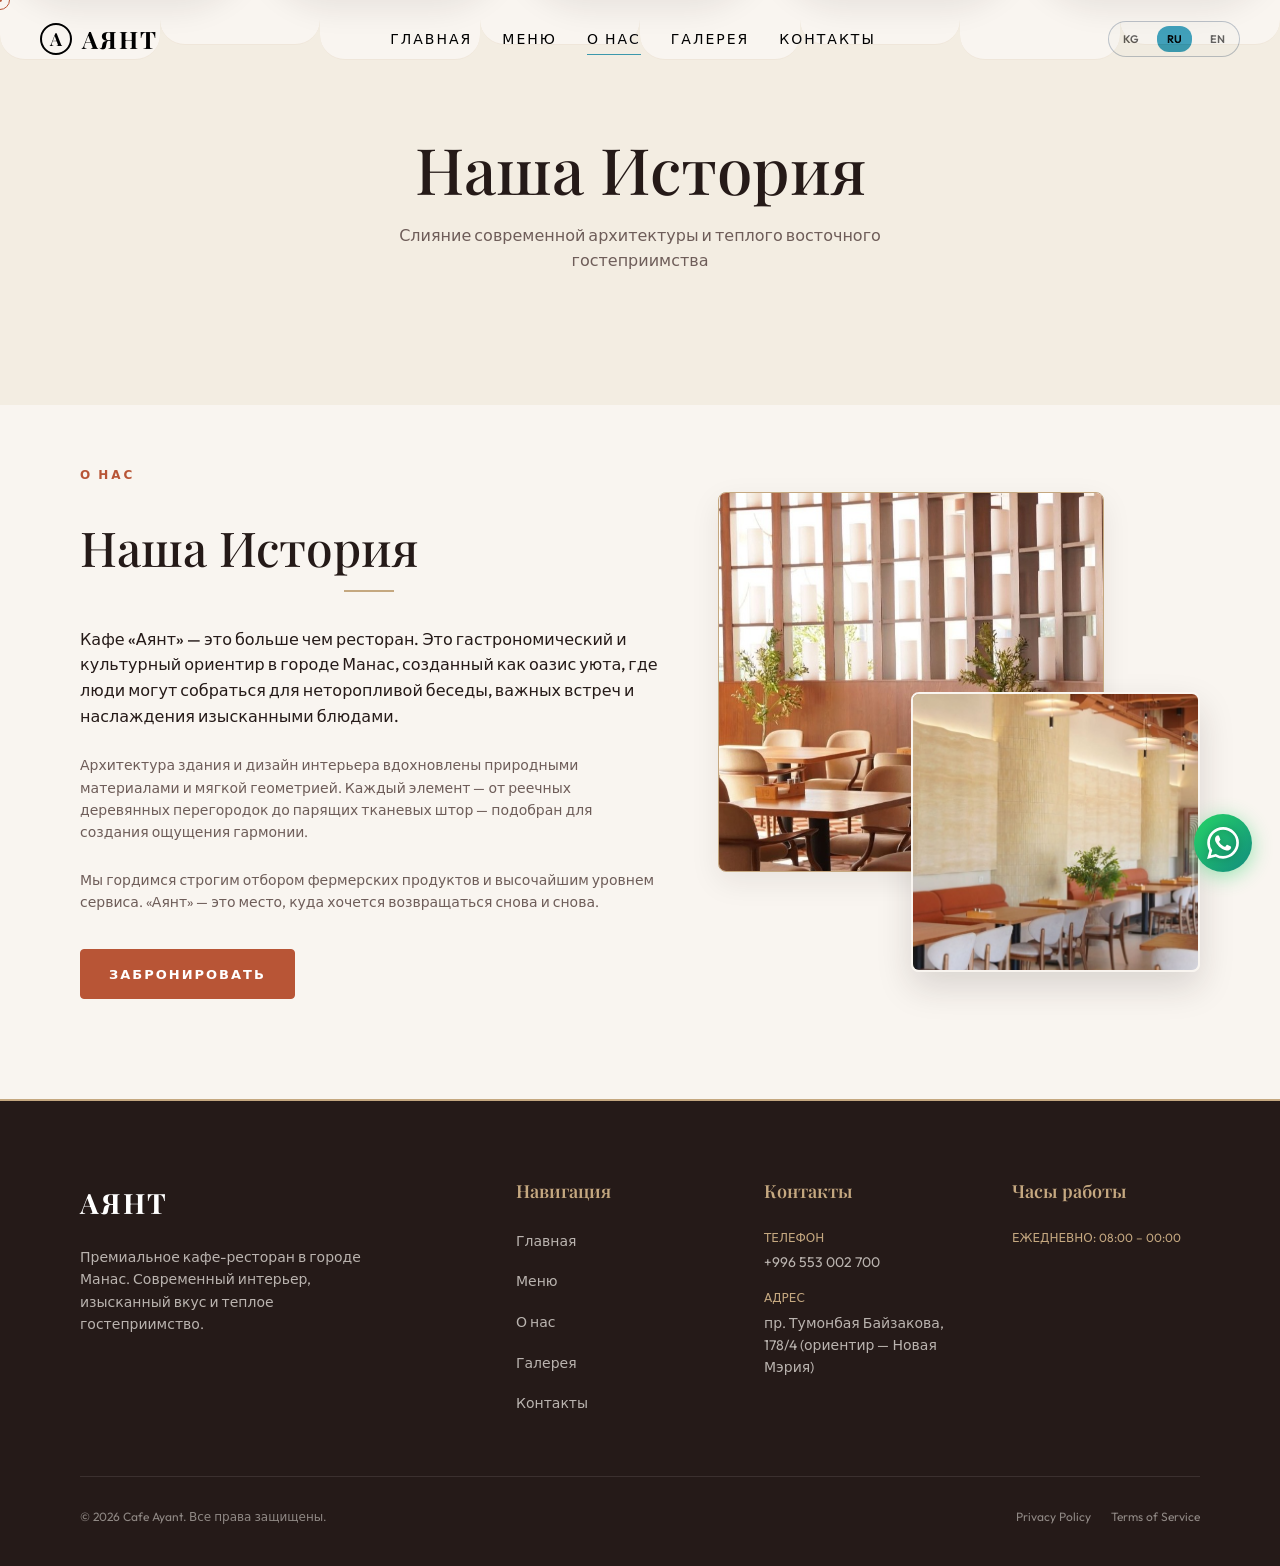
<file: about.html>
<!DOCTYPE html>
<html lang="ru">
<head>
  <meta charset="UTF-8">
  <meta name="viewport" content="width=device-width, initial-scale=1.0">
  <title>О нас | Кафе Аянт</title>
  <link rel="stylesheet" href="style.css">
</head>
<body>

  <!-- Custom Liquid Cursor -->
  <div class="custom-cursor"></div>
  <div class="custom-cursor-dot"></div>

  <!-- Cascaded Drape Page Transition Overlay -->
  <div class="transition-panel-container active">
    <div class="transition-panel"></div>
    <div class="transition-panel"></div>
    <div class="transition-panel"></div>
    <div class="transition-panel"></div>
    <div class="transition-panel"></div>
  </div>


  <!-- WhatsApp Floating Button -->
  <a class="whatsapp-float" href="https://wa.me/996553002700" target="_blank" rel="noopener" aria-label="Написать в WhatsApp">
    <svg viewBox="0 0 24 24" xmlns="http://www.w3.org/2000/svg">
      <path d="M17.472 14.382c-.297-.149-1.758-.867-2.03-.967-.273-.099-.471-.148-.67.15-.197.297-.767.966-.94 1.164-.173.199-.347.223-.644.075-.297-.15-1.255-.463-2.39-1.475-.883-.788-1.48-1.761-1.653-2.059-.173-.297-.018-.458.13-.606.134-.133.298-.347.446-.52.149-.174.198-.298.298-.497.099-.198.05-.371-.025-.52-.075-.149-.669-1.612-.916-2.207-.242-.579-.487-.5-.669-.51-.173-.008-.371-.01-.57-.01-.198 0-.52.074-.792.372-.272.297-1.04 1.016-1.04 2.479 0 1.462 1.065 2.875 1.213 3.074.149.198 2.096 3.2 5.077 4.487.709.306 1.262.489 1.694.625.712.227 1.36.195 1.871.118.571-.085 1.758-.719 2.006-1.413.248-.694.248-1.289.173-1.413-.074-.124-.272-.198-.57-.347m-5.421 7.403h-.004a9.87 9.87 0 01-5.031-1.378l-.361-.214-3.741.982.998-3.648-.235-.374a9.86 9.86 0 01-1.51-5.26c.001-5.45 4.436-9.884 9.888-9.884 2.64 0 5.122 1.03 6.988 2.898a9.825 9.825 0 012.893 6.994c-.003 5.45-4.437 9.884-9.885 9.884m8.413-18.297A11.815 11.815 0 0012.05 0C5.495 0 .16 5.335.157 11.892c0 2.096.547 4.142 1.588 5.945L.057 24l6.305-1.654a11.882 11.882 0 005.683 1.448h.005c6.554 0 11.89-5.335 11.893-11.893a11.821 11.821 0 00-3.48-8.413z"/>
    </svg>
    <span class="whatsapp-tooltip">Написать нам</span>
  </a>

  <!-- Header -->
  <header>
    <div class="logo-container">
      <a href="index.html" class="logo-container">
        <div class="logo-icon">A</div>
        <div class="logo-text">АЯНТ</div>
      </a>
    </div>
    
    <nav class="nav-links">
      <a href="index.html" data-translate="nav_home">Главная</a>
      <a href="menu.html" data-translate="nav_menu">Меню</a>
      <a href="about.html" class="active" data-translate="nav_about">О нас</a>
      <a href="gallery.html" data-translate="nav_gallery">Галерея</a>
      <a href="contacts.html" data-translate="nav_contacts">Контакты</a>
    </nav>
    
    <div class="nav-right">
      <div class="lang-switcher">
        <button class="lang-btn" data-lang="kg">KG</button>
        <button class="lang-btn active" data-lang="ru">RU</button>
        <button class="lang-btn" data-lang="en">EN</button>
      </div>
      
      <button class="mobile-nav-toggle">
        <span></span>
        <span></span>
        <span></span>
      </button>
    </div>
  </header>

  <!-- Mobile Navigation Menu -->
  <div class="mobile-nav-menu">
    <a href="index.html" data-translate="nav_home">Главная</a>
    <a href="menu.html" data-translate="nav_menu">Меню</a>
    <a href="about.html" class="active" data-translate="nav_about">О нас</a>
    <a href="gallery.html" data-translate="nav_gallery">Галерея</a>
    <a href="contacts.html" data-translate="nav_contacts">Контакты</a>
    
    <div class="lang-switcher">
      <button class="lang-btn" data-lang="kg">KG</button>
      <button class="lang-btn active" data-lang="ru">RU</button>
      <button class="lang-btn" data-lang="en">EN</button>
    </div>
  </div>

  <main>
    <!-- Page Intro -->
    <section class="page-intro">
      <div class="drape-decoration">
        <div class="drape-dec-item"></div>
        <div class="drape-dec-item"></div>
        <div class="drape-dec-item"></div>
        <div class="drape-dec-item"></div>
        <div class="drape-dec-item"></div>
        <div class="drape-dec-item"></div>
        <div class="drape-dec-item"></div>
        <div class="drape-dec-item"></div>
      </div>
      <h1 class="page-intro-title fade-in-up" data-translate="about_intro_title">Наша История</h1>
      <p class="page-intro-desc fade-in-up" data-translate="about_intro_desc">Слияние современной архитектуры и теплого восточного гостеприимства</p>
    </section>

    <!-- About Story Section -->
    <section style="background-color: var(--color-bg); padding-top: 60px; padding-bottom: 100px;">
      <div class="about-columns fade-in-up">
        
        <div class="about-text-col">
          <span class="section-subtitle" data-translate="nav_about">О нас</span>
          <h2 class="section-title" style="text-align: left; margin-bottom: 25px;" data-translate="about_intro_title">Наша История</h2>
          
          <p style="color: var(--color-text); font-size: 16px; font-weight: 500;" data-translate="about_p1">
            Кафе «Аянт» — это больше чем ресторан. Это гастрономический и культурный ориентир в городе Манас, созданный как оазис уюта, где люди могут собраться для неторопливой беседы, важных встреч и наслаждения изысканными блюдами.
          </p>
          
          <p style="color: var(--color-text-muted); font-size: 14px;" data-translate="about_p2">
            Архитектура здания и дизайн интерьера вдохновлены природными материалами и мягкой геометрией. Каждый элемент — от реечных деревянных перегородок до парящих тканевых штор — подобран для создания ощущения гармонии.
          </p>
          
          <p style="color: var(--color-text-muted); font-size: 14px;" data-translate="about_p3">
            Мы гордимся строгим отбором фермерских продуктов и высочайшим уровнем сервиса. «Аянт» — это место, куда хочется возвращаться снова и снова.
          </p>
          
          <div style="margin-top: 10px;">
            <a href="contacts.html" class="btn-primary" data-translate="hero_btn_book">Забронировать</a>
          </div>
        </div>
        
        <div class="about-image-col">
          <div class="about-image-stack">
            <img class="about-img-1" src="assets/images/interior_grid.jpg" alt="Интерьер Аянт">
            <img class="about-img-2" src="assets/images/interior_benches.jpg" alt="Интерьер Аянт Стулья">
          </div>
        </div>
        
      </div>
    </section>
  </main>

  <!-- Footer -->
  <footer>
    <div class="footer-grid">
      <div class="footer-info-col">
        <div class="footer-logo">АЯНТ</div>
        <p class="footer-desc" data-translate="footer_desc_val">
          Премиальное кафе-ресторан в городе Манас. Современный интерьер, изысканный вкус и теплое гостеприимство.
        </p>
      </div>
      
      <div>
        <h4 class="footer-title" data-translate="footer_links_title">Навигация</h4>
        <ul class="footer-links">
          <li><a href="index.html" data-translate="nav_home">Главная</a></li>
          <li><a href="menu.html" data-translate="nav_menu">Меню</a></li>
          <li><a href="about.html" data-translate="nav_about">О нас</a></li>
          <li><a href="gallery.html" data-translate="nav_gallery">Галерея</a></li>
          <li><a href="contacts.html" data-translate="nav_contacts">Контакты</a></li>
        </ul>
      </div>
      
      <div>
        <h4 class="footer-title" data-translate="footer_contact_title">Контакты</h4>
        <div class="footer-contact-item">
          <span data-translate="contacts_phone_label">Телефон</span>
          <span>+996 553 002 700</span>
        </div>
        <div class="footer-contact-item">
          <span>Адрес</span>
          <span>пр. Тумонбая Байзакова, 178/4 (ориентир — Новая Мэрия)</span>
        </div>
      </div>
      
      <div>
        <h4 class="footer-title" data-translate="contacts_hours_label">Часы работы</h4>
        <div class="footer-contact-item">
          <span>Ежедневно: 08:00 – 00:00</span>
        </div>
      </div>
    </div>
    
    <div class="footer-bottom">
      <div>&copy; 2026 Cafe Ayant. <span data-translate="footer_all_rights">Все права защищены.</span></div>
      <div class="footer-bottom-links">
        <a href="#">Privacy Policy</a>
        <a href="#">Terms of Service</a>
      </div>
    </div>
  </footer>

  <!-- App Script -->
  <script src="app.js"></script>
</body>
</html>
</file>
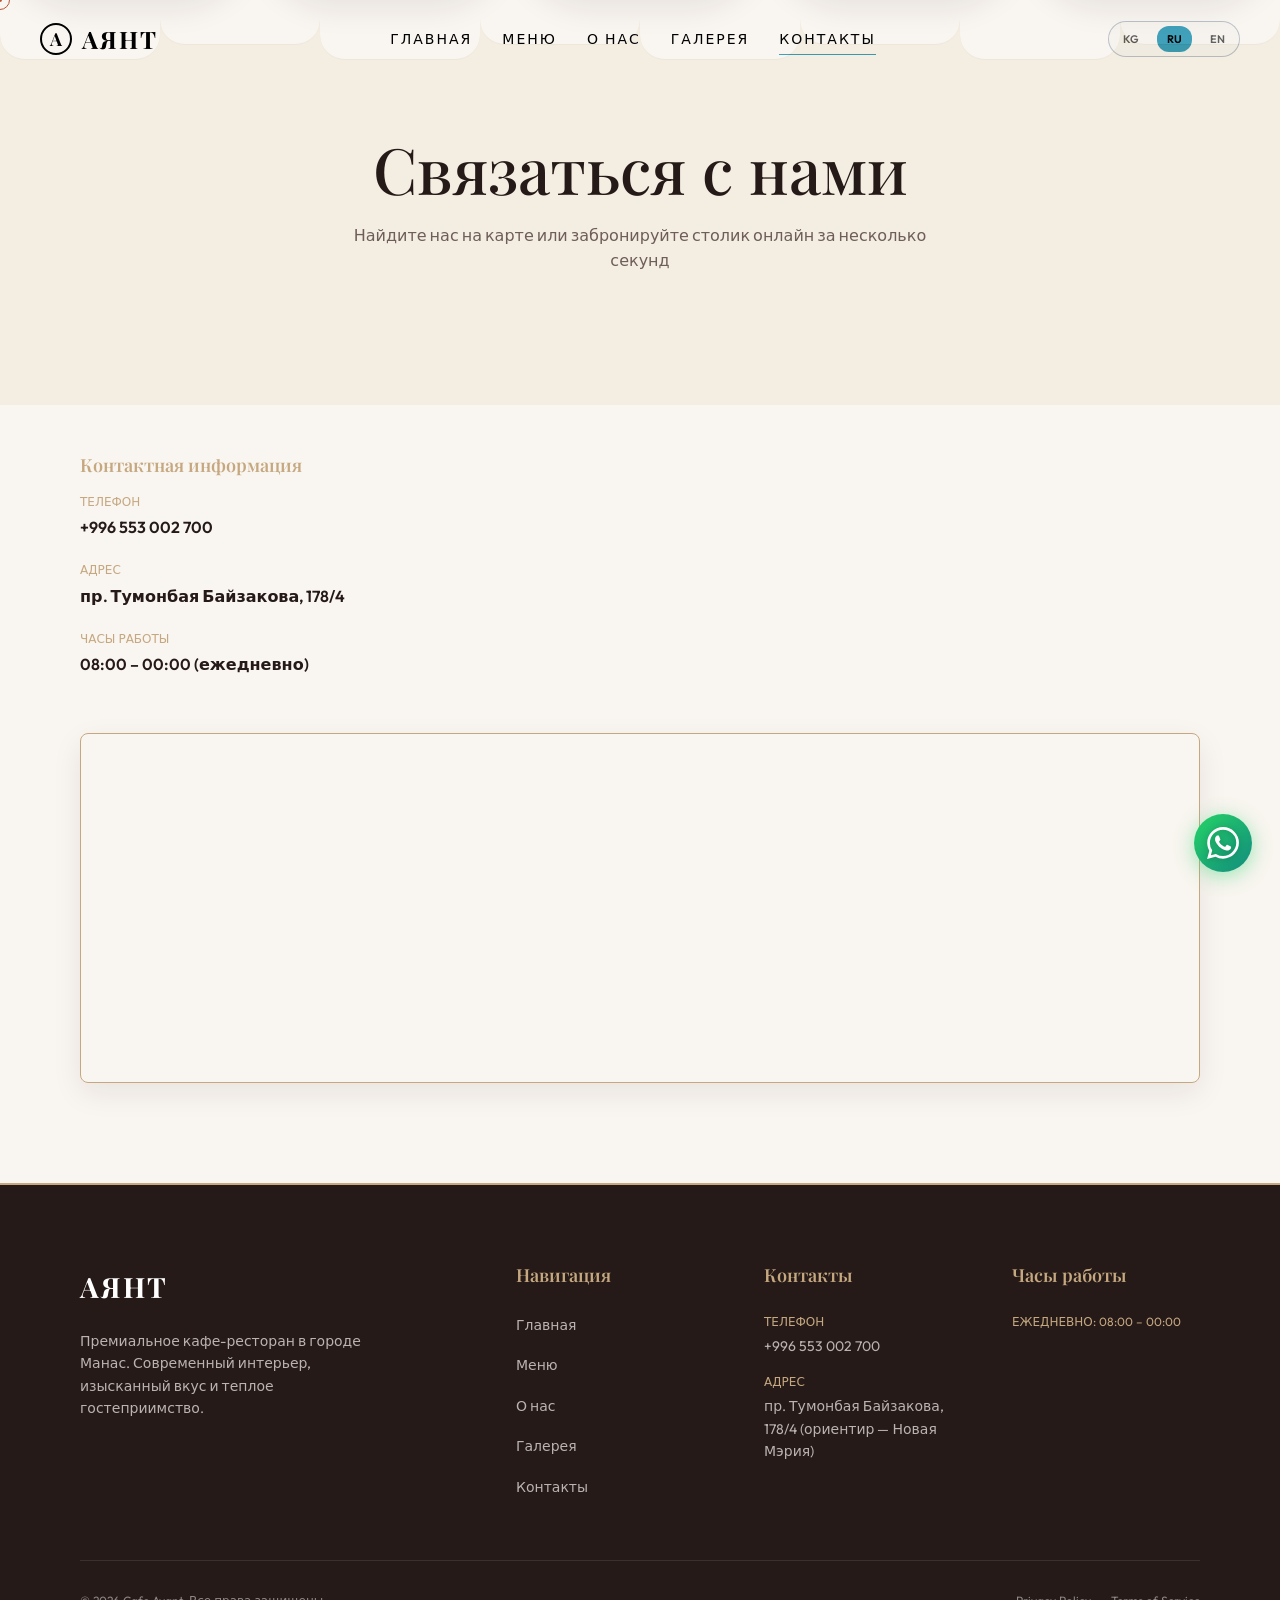
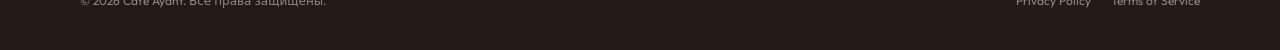
<file: contacts.html>
<!DOCTYPE html>
<html lang="ru">
<head>
  <meta charset="UTF-8">
  <meta name="viewport" content="width=device-width, initial-scale=1.0">
  <title>Контакты | Кафе Аянт</title>
  <link rel="stylesheet" href="style.css">
</head>
<body>

  <!-- Custom Liquid Cursor -->
  <div class="custom-cursor"></div>
  <div class="custom-cursor-dot"></div>

  <!-- Cascaded Drape Page Transition Overlay -->
  <div class="transition-panel-container active">
    <div class="transition-panel"></div>
    <div class="transition-panel"></div>
    <div class="transition-panel"></div>
    <div class="transition-panel"></div>
    <div class="transition-panel"></div>
  </div>


  <!-- WhatsApp Floating Button -->
  <a class="whatsapp-float" href="https://wa.me/996553002700" target="_blank" rel="noopener" aria-label="Написать в WhatsApp">
    <svg viewBox="0 0 24 24" xmlns="http://www.w3.org/2000/svg">
      <path d="M17.472 14.382c-.297-.149-1.758-.867-2.03-.967-.273-.099-.471-.148-.67.15-.197.297-.767.966-.94 1.164-.173.199-.347.223-.644.075-.297-.15-1.255-.463-2.39-1.475-.883-.788-1.48-1.761-1.653-2.059-.173-.297-.018-.458.13-.606.134-.133.298-.347.446-.52.149-.174.198-.298.298-.497.099-.198.05-.371-.025-.52-.075-.149-.669-1.612-.916-2.207-.242-.579-.487-.5-.669-.51-.173-.008-.371-.01-.57-.01-.198 0-.52.074-.792.372-.272.297-1.04 1.016-1.04 2.479 0 1.462 1.065 2.875 1.213 3.074.149.198 2.096 3.2 5.077 4.487.709.306 1.262.489 1.694.625.712.227 1.36.195 1.871.118.571-.085 1.758-.719 2.006-1.413.248-.694.248-1.289.173-1.413-.074-.124-.272-.198-.57-.347m-5.421 7.403h-.004a9.87 9.87 0 01-5.031-1.378l-.361-.214-3.741.982.998-3.648-.235-.374a9.86 9.86 0 01-1.51-5.26c.001-5.45 4.436-9.884 9.888-9.884 2.64 0 5.122 1.03 6.988 2.898a9.825 9.825 0 012.893 6.994c-.003 5.45-4.437 9.884-9.885 9.884m8.413-18.297A11.815 11.815 0 0012.05 0C5.495 0 .16 5.335.157 11.892c0 2.096.547 4.142 1.588 5.945L.057 24l6.305-1.654a11.882 11.882 0 005.683 1.448h.005c6.554 0 11.89-5.335 11.893-11.893a11.821 11.821 0 00-3.48-8.413z"/>
    </svg>
    <span class="whatsapp-tooltip">Написать нам</span>
  </a>

  <!-- Header -->
  <header>
    <div class="logo-container">
      <a href="index.html" class="logo-container">
        <div class="logo-icon">A</div>
        <div class="logo-text">АЯНТ</div>
      </a>
    </div>
    
    <nav class="nav-links">
      <a href="index.html" data-translate="nav_home">Главная</a>
      <a href="menu.html" data-translate="nav_menu">Меню</a>
      <a href="about.html" data-translate="nav_about">О нас</a>
      <a href="gallery.html" data-translate="nav_gallery">Галерея</a>
      <a href="contacts.html" class="active" data-translate="nav_contacts">Контакты</a>
    </nav>
    
    <div class="nav-right">
      <div class="lang-switcher">
        <button class="lang-btn" data-lang="kg">KG</button>
        <button class="lang-btn active" data-lang="ru">RU</button>
        <button class="lang-btn" data-lang="en">EN</button>
      </div>
      
      <button class="mobile-nav-toggle">
        <span></span>
        <span></span>
        <span></span>
      </button>
    </div>
  </header>

  <!-- Mobile Navigation Menu -->
  <div class="mobile-nav-menu">
    <a href="index.html" data-translate="nav_home">Главная</a>
    <a href="menu.html" data-translate="nav_menu">Меню</a>
    <a href="about.html" data-translate="nav_about">О нас</a>
    <a href="gallery.html" data-translate="nav_gallery">Галерея</a>
    <a href="contacts.html" class="active" data-translate="nav_contacts">Контакты</a>
    
    <div class="lang-switcher">
      <button class="lang-btn" data-lang="kg">KG</button>
      <button class="lang-btn active" data-lang="ru">RU</button>
      <button class="lang-btn" data-lang="en">EN</button>
    </div>
  </div>

  <main>
    <!-- Page Intro -->
    <section class="page-intro">
      <div class="drape-decoration">
        <div class="drape-dec-item"></div>
        <div class="drape-dec-item"></div>
        <div class="drape-dec-item"></div>
        <div class="drape-dec-item"></div>
        <div class="drape-dec-item"></div>
        <div class="drape-dec-item"></div>
        <div class="drape-dec-item"></div>
        <div class="drape-dec-item"></div>
      </div>
      <h1 class="page-intro-title fade-in-up" data-translate="contacts_intro_title">Связаться с нами</h1>
      <p class="page-intro-desc fade-in-up" data-translate="contacts_intro_desc">Найдите нас на карте</p>
    </section>

    <!-- Contacts Page Layout -->
    <section style="background-color: var(--color-bg); padding-top: 50px;">
      <div class="contacts-section-container fade-in-up">
        
        
        <!-- Contacts Info Wrap -->
        <div class="contacts-info-wrap">
          <div>
            <h3 class="footer-title" style="margin-bottom: 15px;" data-translate="contacts_info_title">Контактная информация</h3>
            
            <div class="footer-contact-item" style="margin-bottom: 20px; font-size: 16px;">
              <span data-translate="contacts_phone_label">Телефон</span>
              <span style="font-weight: 600; color: var(--color-text);">+996 553 002 700</span>
            </div>
            
            <div class="footer-contact-item" style="margin-bottom: 20px; font-size: 16px;">
              <span data-translate="contacts_address_label">Адрес</span>
              <span style="font-weight: 600; color: var(--color-text);">пр. Тумонбая Байзакова, 178/4</span>
            </div>
            
            <div class="footer-contact-item" style="margin-bottom: 20px; font-size: 16px;">
              <span data-translate="contacts_hours_label">Часы работы</span>
              <span style="font-weight: 600; color: var(--color-text);">08:00 – 00:00 (ежедневно)</span>
            </div>
          </div>
          
          <!-- Google Maps Embed -->
          <div class="map-container">
            <iframe class="map-iframe" src="https://www.google.com/maps/embed?pb=!1m18!1m12!1m3!1d47915.228553258525!2d72.9554238!3d40.9332766!2m3!1f0!2f0!3f0!3m2!1i1024!2i768!4f13.1!3m3!1m2!1s0x38bd8c679a957bd9%3A0x7d02eb74f3b52d9a!2sJalal-Abad%2C%20Kyrgyzstan!5e0!3m2!1sen!2s!4v1700000000000" allowfullscreen="" loading="lazy"></iframe>
          </div>
        </div>
        
      </div>
    </section>
  </main>

  <!-- Footer -->
  <footer>
    <div class="footer-grid">
      <div class="footer-info-col">
        <div class="footer-logo">АЯНТ</div>
        <p class="footer-desc" data-translate="footer_desc_val">
          Премиальное кафе-ресторан в городе Манас. Современный интерьер, изысканный вкус и теплое гостеприимство.
        </p>
      </div>
      
      <div>
        <h4 class="footer-title" data-translate="footer_links_title">Навигация</h4>
        <ul class="footer-links">
          <li><a href="index.html" data-translate="nav_home">Главная</a></li>
          <li><a href="menu.html" data-translate="nav_menu">Меню</a></li>
          <li><a href="about.html" data-translate="nav_about">О нас</a></li>
          <li><a href="gallery.html" data-translate="nav_gallery">Галерея</a></li>
          <li><a href="contacts.html" class="active" data-translate="nav_contacts">Контакты</a></li>
        </ul>
      </div>
      
      <div>
        <h4 class="footer-title" data-translate="footer_contact_title">Контакты</h4>
        <div class="footer-contact-item">
          <span data-translate="contacts_phone_label">Телефон</span>
          <span>+996 553 002 700</span>
        </div>
        <div class="footer-contact-item">
          <span>Адрес</span>
          <span>пр. Тумонбая Байзакова, 178/4 (ориентир — Новая Мэрия)</span>
        </div>
      </div>
      
      <div>
        <h4 class="footer-title" data-translate="contacts_hours_label">Часы работы</h4>
        <div class="footer-contact-item">
          <span>Ежедневно: 08:00 – 00:00</span>
        </div>
      </div>
    </div>
    
    <div class="footer-bottom">
      <div>&copy; 2026 Cafe Ayant. <span data-translate="footer_all_rights">Все права защищены.</span></div>
      <div class="footer-bottom-links">
        <a href="#">Privacy Policy</a>
        <a href="#">Terms of Service</a>
      </div>
    </div>
  </footer>

  <!-- App Script -->
  <script src="app.js"></script>
</body>
</html>
</file>
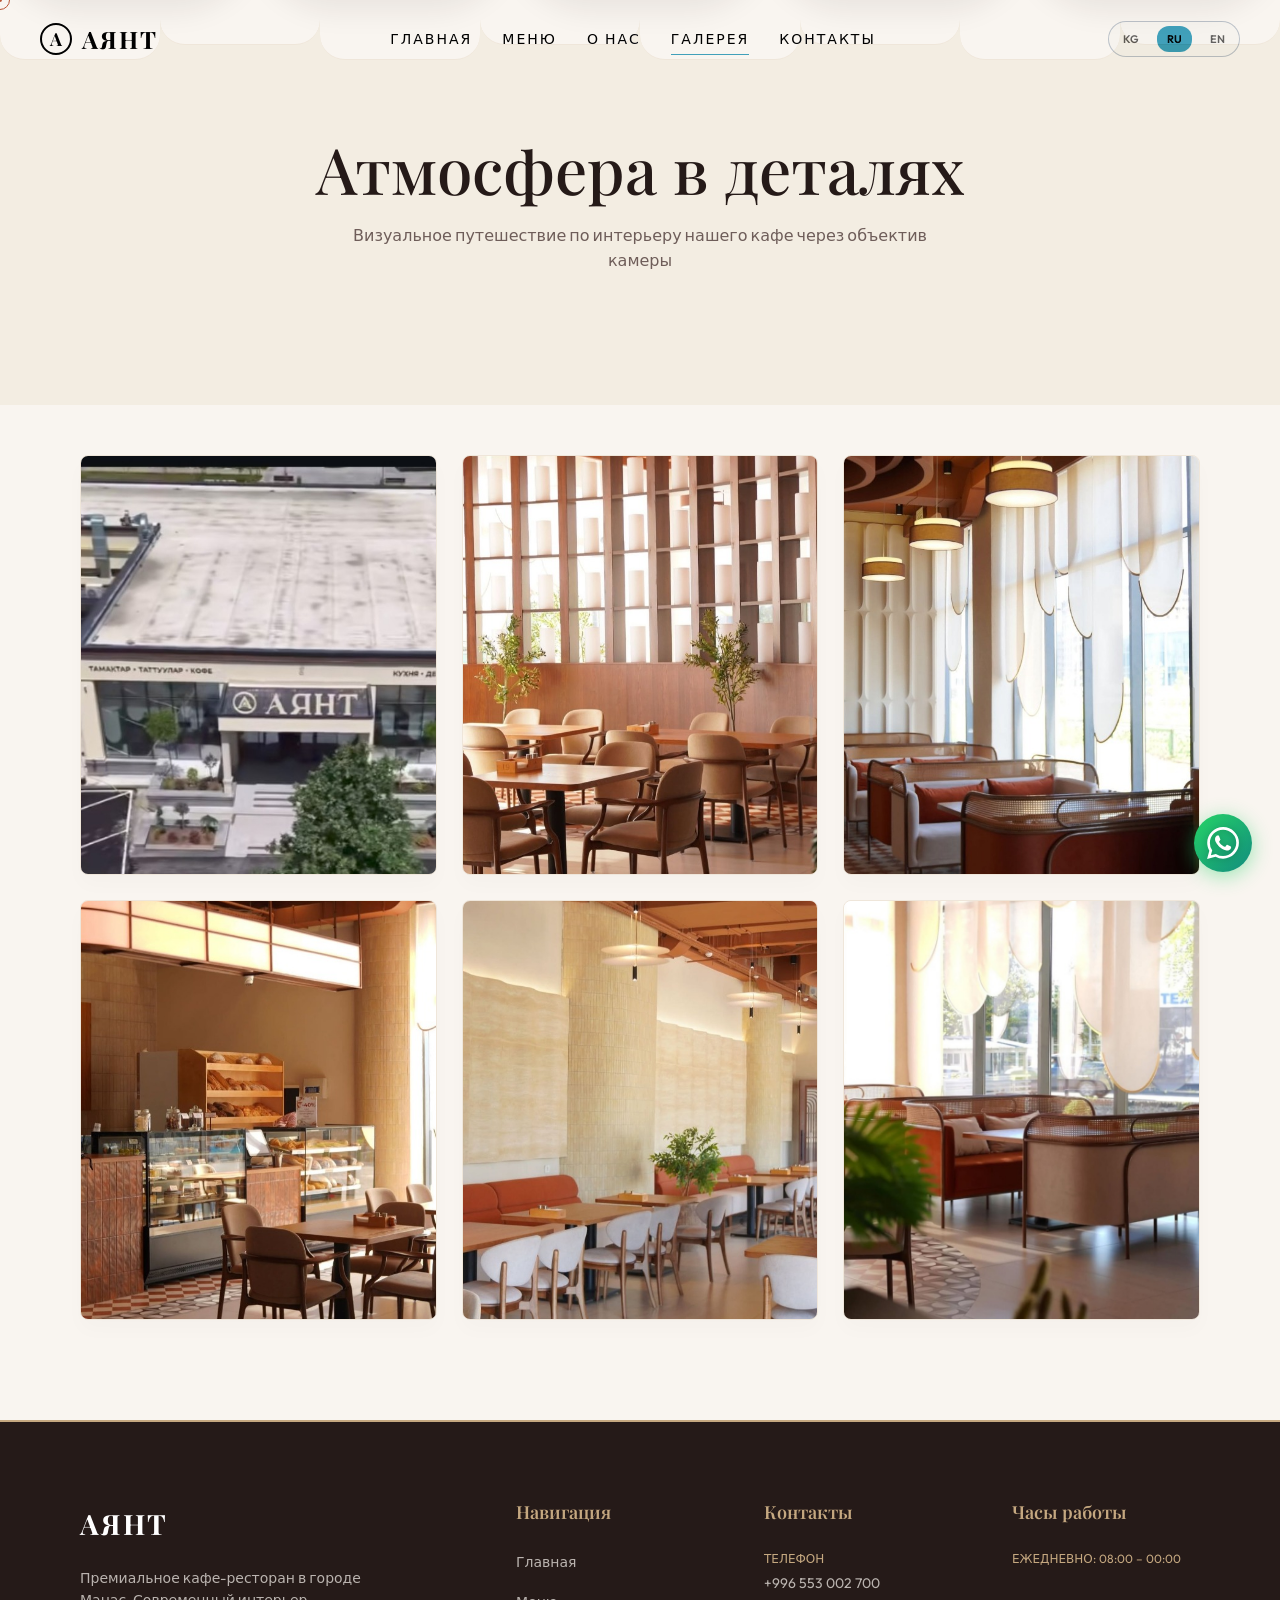
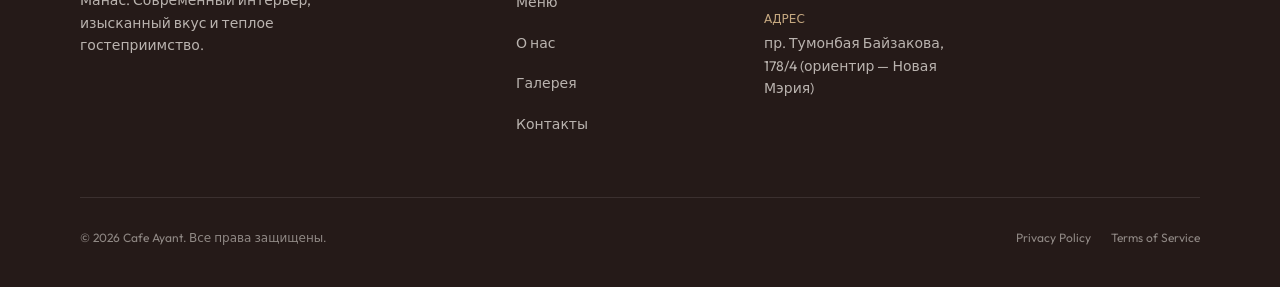
<file: gallery.html>
<!DOCTYPE html>
<html lang="ru">
<head>
  <meta charset="UTF-8">
  <meta name="viewport" content="width=device-width, initial-scale=1.0">
  <title>Галерея | Кафе Аянт</title>
  <link rel="stylesheet" href="style.css">
</head>
<body>

  <!-- Custom Liquid Cursor -->
  <div class="custom-cursor"></div>
  <div class="custom-cursor-dot"></div>

  <!-- Cascaded Drape Page Transition Overlay -->
  <div class="transition-panel-container active">
    <div class="transition-panel"></div>
    <div class="transition-panel"></div>
    <div class="transition-panel"></div>
    <div class="transition-panel"></div>
    <div class="transition-panel"></div>
  </div>


  <!-- WhatsApp Floating Button -->
  <a class="whatsapp-float" href="https://wa.me/996553002700" target="_blank" rel="noopener" aria-label="Написать в WhatsApp">
    <svg viewBox="0 0 24 24" xmlns="http://www.w3.org/2000/svg">
      <path d="M17.472 14.382c-.297-.149-1.758-.867-2.03-.967-.273-.099-.471-.148-.67.15-.197.297-.767.966-.94 1.164-.173.199-.347.223-.644.075-.297-.15-1.255-.463-2.39-1.475-.883-.788-1.48-1.761-1.653-2.059-.173-.297-.018-.458.13-.606.134-.133.298-.347.446-.52.149-.174.198-.298.298-.497.099-.198.05-.371-.025-.52-.075-.149-.669-1.612-.916-2.207-.242-.579-.487-.5-.669-.51-.173-.008-.371-.01-.57-.01-.198 0-.52.074-.792.372-.272.297-1.04 1.016-1.04 2.479 0 1.462 1.065 2.875 1.213 3.074.149.198 2.096 3.2 5.077 4.487.709.306 1.262.489 1.694.625.712.227 1.36.195 1.871.118.571-.085 1.758-.719 2.006-1.413.248-.694.248-1.289.173-1.413-.074-.124-.272-.198-.57-.347m-5.421 7.403h-.004a9.87 9.87 0 01-5.031-1.378l-.361-.214-3.741.982.998-3.648-.235-.374a9.86 9.86 0 01-1.51-5.26c.001-5.45 4.436-9.884 9.888-9.884 2.64 0 5.122 1.03 6.988 2.898a9.825 9.825 0 012.893 6.994c-.003 5.45-4.437 9.884-9.885 9.884m8.413-18.297A11.815 11.815 0 0012.05 0C5.495 0 .16 5.335.157 11.892c0 2.096.547 4.142 1.588 5.945L.057 24l6.305-1.654a11.882 11.882 0 005.683 1.448h.005c6.554 0 11.89-5.335 11.893-11.893a11.821 11.821 0 00-3.48-8.413z"/>
    </svg>
    <span class="whatsapp-tooltip">Написать нам</span>
  </a>

  <!-- Header -->
  <header>
    <div class="logo-container">
      <a href="index.html" class="logo-container">
        <div class="logo-icon">A</div>
        <div class="logo-text">АЯНТ</div>
      </a>
    </div>
    
    <nav class="nav-links">
      <a href="index.html" data-translate="nav_home">Главная</a>
      <a href="menu.html" data-translate="nav_menu">Меню</a>
      <a href="about.html" data-translate="nav_about">О нас</a>
      <a href="gallery.html" class="active" data-translate="nav_gallery">Галерея</a>
      <a href="contacts.html" data-translate="nav_contacts">Контакты</a>
    </nav>
    
    <div class="nav-right">
      <div class="lang-switcher">
        <button class="lang-btn" data-lang="kg">KG</button>
        <button class="lang-btn active" data-lang="ru">RU</button>
        <button class="lang-btn" data-lang="en">EN</button>
      </div>
      
      <button class="mobile-nav-toggle">
        <span></span>
        <span></span>
        <span></span>
      </button>
    </div>
  </header>

  <!-- Mobile Navigation Menu -->
  <div class="mobile-nav-menu">
    <a href="index.html" data-translate="nav_home">Главная</a>
    <a href="menu.html" data-translate="nav_menu">Меню</a>
    <a href="about.html" data-translate="nav_about">О нас</a>
    <a href="gallery.html" class="active" data-translate="nav_gallery">Галерея</a>
    <a href="contacts.html" data-translate="nav_contacts">Контакты</a>
    
    <div class="lang-switcher">
      <button class="lang-btn" data-lang="kg">KG</button>
      <button class="lang-btn active" data-lang="ru">RU</button>
      <button class="lang-btn" data-lang="en">EN</button>
    </div>
  </div>

  <main>
    <!-- Page Intro -->
    <section class="page-intro">
      <div class="drape-decoration">
        <div class="drape-dec-item"></div>
        <div class="drape-dec-item"></div>
        <div class="drape-dec-item"></div>
        <div class="drape-dec-item"></div>
        <div class="drape-dec-item"></div>
        <div class="drape-dec-item"></div>
        <div class="drape-dec-item"></div>
        <div class="drape-dec-item"></div>
      </div>
      <h1 class="page-intro-title fade-in-up" data-translate="gallery_intro_title">Атмосфера в деталях</h1>
      <p class="page-intro-desc fade-in-up" data-translate="gallery_intro_desc">Визуальное путешествие по интерьеру нашего кафе через объектив камеры</p>
    </section>

    <!-- Gallery Grid Section -->
    <section style="background-color: var(--color-bg); padding-top: 50px;">
      <div class="gallery-grid fade-in-up">
        
        <div class="gallery-card interactive">
          <img class="gallery-img" src="assets/images/exterior.jpg" alt="Здание кафе Аянт">
        </div>
        
        <div class="gallery-card interactive">
          <img class="gallery-img" src="assets/images/interior_grid.jpg" alt="Обеденные столы и полки">
        </div>
        
        <div class="gallery-card interactive">
          <img class="gallery-img" src="assets/images/interior_booths.jpg" alt="Оранжевые кабинки и шторы">
        </div>
        
        <div class="gallery-card interactive">
          <img class="gallery-img" src="assets/images/interior_counter.jpg" alt="Кофейный прилавок с выпечкой">
        </div>
        
        <div class="gallery-card interactive">
          <img class="gallery-img" src="assets/images/interior_benches.jpg" alt="Колонны и столы">
        </div>
        
        <div class="gallery-card interactive">
          <img class="gallery-img" src="assets/images/interior_window.jpg" alt="Вид у окна с белыми шторами">
        </div>
        
      </div>
    </section>
  </main>

  <!-- Footer -->
  <footer>
    <div class="footer-grid">
      <div class="footer-info-col">
        <div class="footer-logo">АЯНТ</div>
        <p class="footer-desc" data-translate="footer_desc_val">
          Премиальное кафе-ресторан в городе Манас. Современный интерьер, изысканный вкус и теплое гостеприимство.
        </p>
      </div>
      
      <div>
        <h4 class="footer-title" data-translate="footer_links_title">Навигация</h4>
        <ul class="footer-links">
          <li><a href="index.html" data-translate="nav_home">Главная</a></li>
          <li><a href="menu.html" data-translate="nav_menu">Меню</a></li>
          <li><a href="about.html" data-translate="nav_about">О нас</a></li>
          <li><a href="gallery.html" data-translate="nav_gallery">Галерея</a></li>
          <li><a href="contacts.html" data-translate="nav_contacts">Контакты</a></li>
        </ul>
      </div>
      
      <div>
        <h4 class="footer-title" data-translate="footer_contact_title">Контакты</h4>
        <div class="footer-contact-item">
          <span data-translate="contacts_phone_label">Телефон</span>
          <span>+996 553 002 700</span>
        </div>
        <div class="footer-contact-item">
          <span>Адрес</span>
          <span>пр. Тумонбая Байзакова, 178/4 (ориентир — Новая Мэрия)</span>
        </div>
      </div>
      
      <div>
        <h4 class="footer-title" data-translate="contacts_hours_label">Часы работы</h4>
        <div class="footer-contact-item">
          <span>Ежедневно: 08:00 – 00:00</span>
        </div>
      </div>
    </div>
    
    <div class="footer-bottom">
      <div>&copy; 2026 Cafe Ayant. <span data-translate="footer_all_rights">Все права защищены.</span></div>
      <div class="footer-bottom-links">
        <a href="#">Privacy Policy</a>
        <a href="#">Terms of Service</a>
      </div>
    </div>
  </footer>

  <!-- App Script -->
  <script src="app.js"></script>
</body>
</html>
</file>
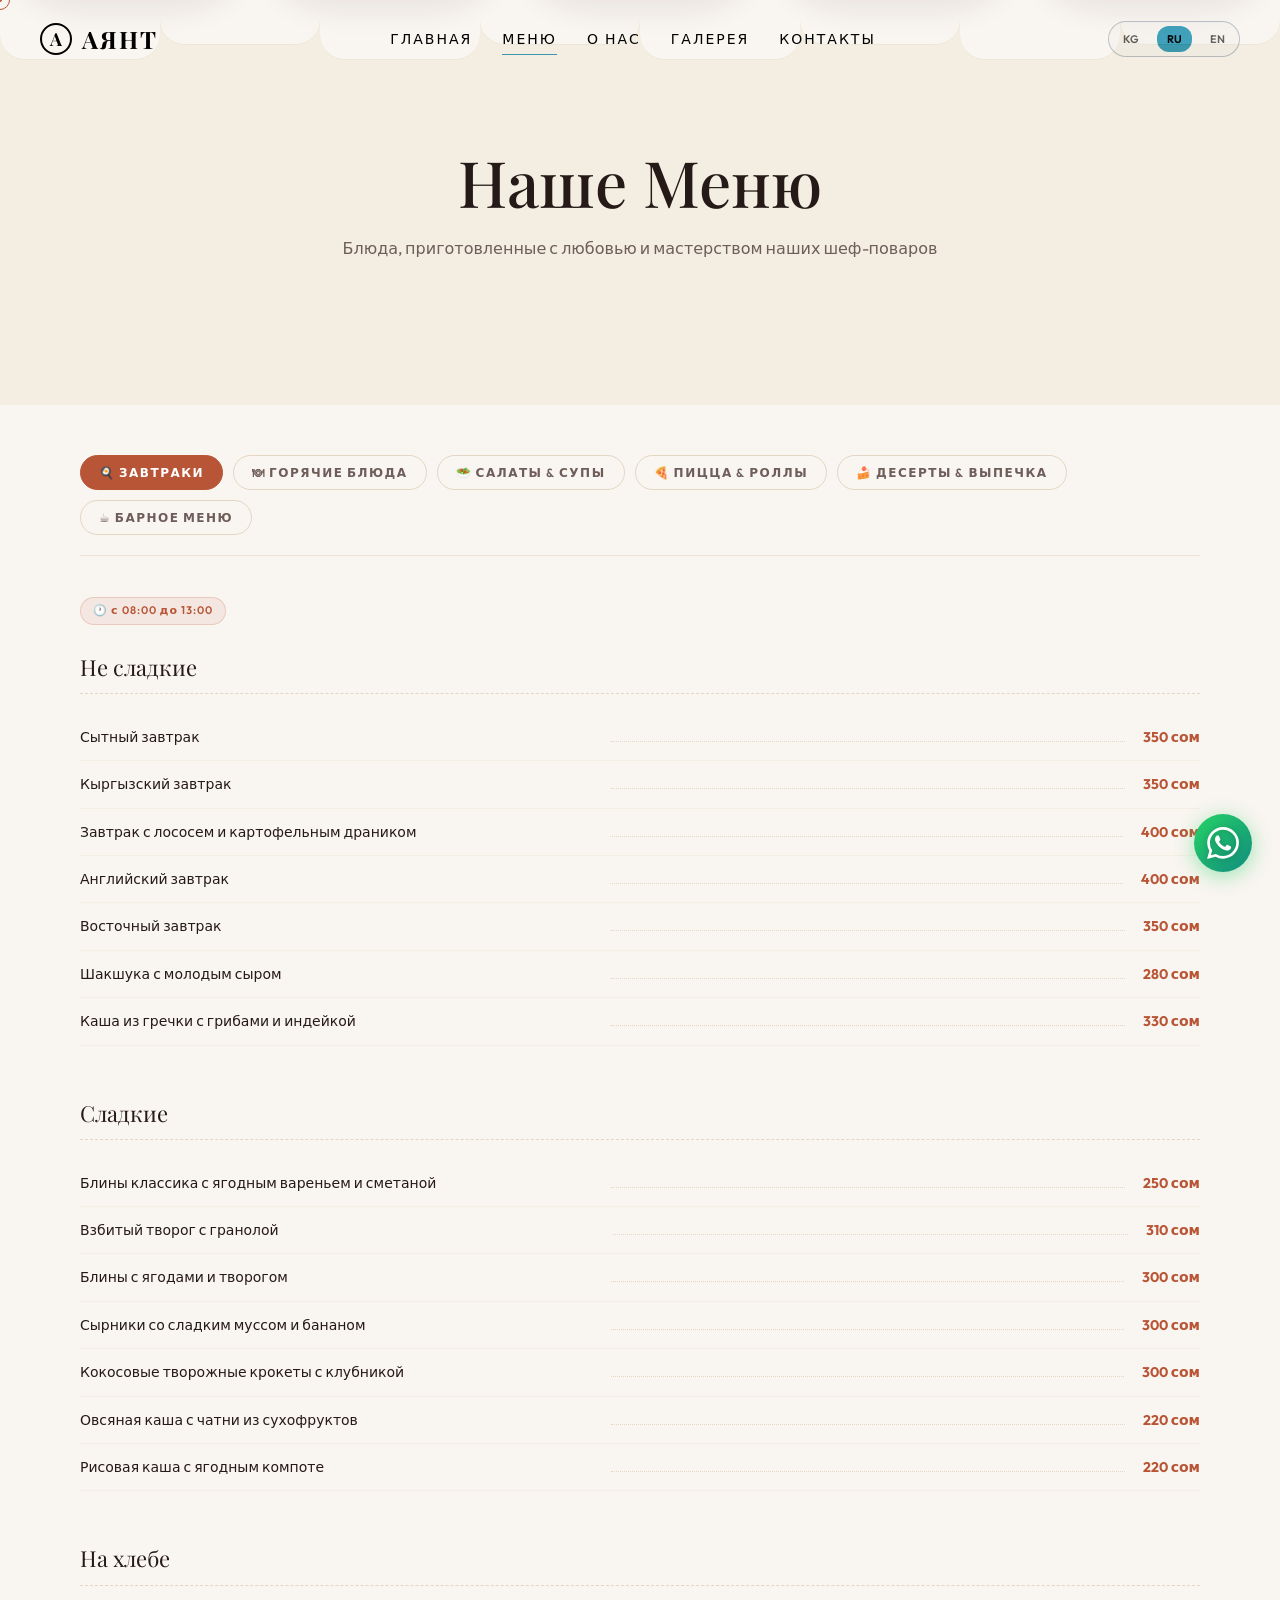
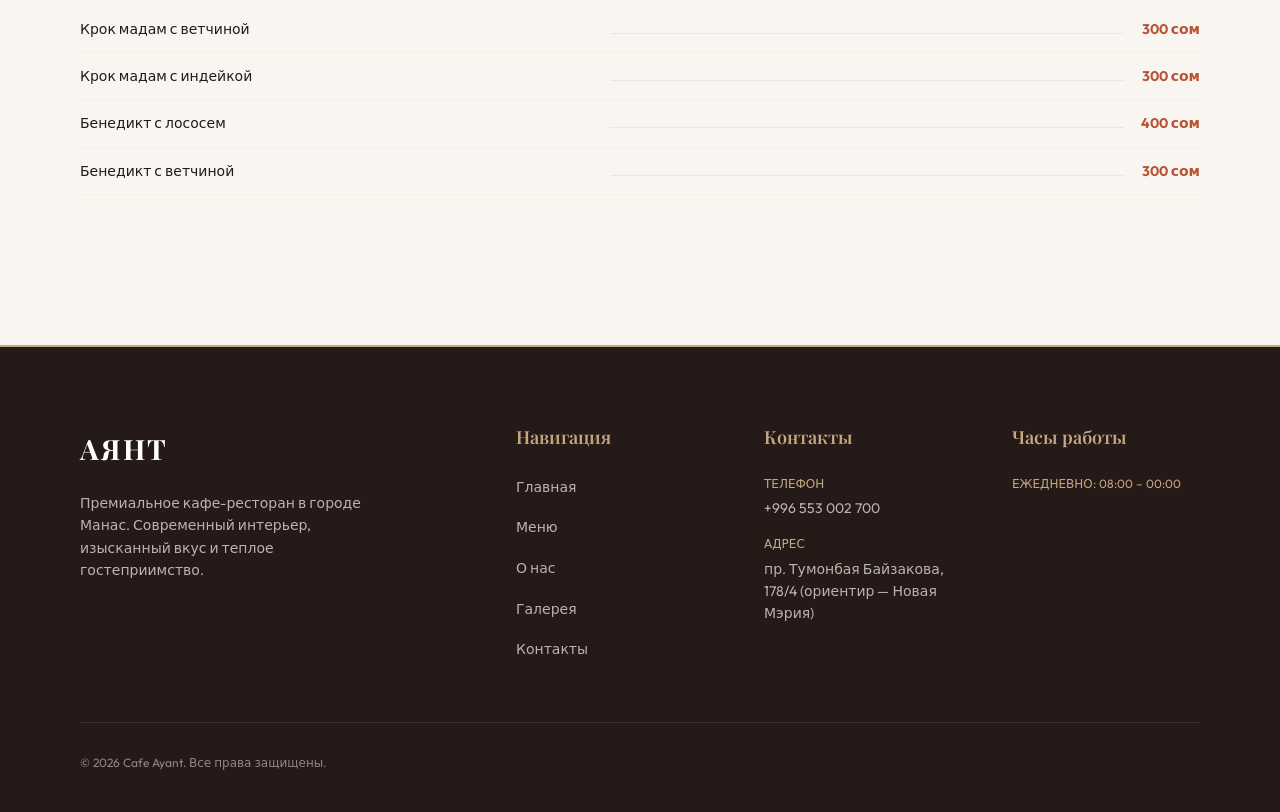
<file: menu.html>
<!DOCTYPE html>
<html lang="ru">
<head>
  <meta charset="UTF-8">
  <meta name="viewport" content="width=device-width, initial-scale=1.0">
  <title>Меню | Кафе Аянт</title>
  <meta name="description" content="Полное меню кафе Аянт в Манасе. Завтраки, горячие блюда, десерты, кофе и барное меню.">
  <link rel="stylesheet" href="style.css">
</head>
<body>

  <!-- Custom Liquid Cursor -->
  <div class="custom-cursor"></div>
  <div class="custom-cursor-dot"></div>

  <!-- Cascaded Drape Page Transition Overlay -->
  <div class="transition-panel-container active">
    <div class="transition-panel"></div>
    <div class="transition-panel"></div>
    <div class="transition-panel"></div>
    <div class="transition-panel"></div>
    <div class="transition-panel"></div>
  </div>

  <!-- WhatsApp Floating Button -->
  <a class="whatsapp-float" href="https://wa.me/996553002700" target="_blank" rel="noopener" aria-label="Написать в WhatsApp">
    <svg viewBox="0 0 24 24" xmlns="http://www.w3.org/2000/svg">
      <path d="M17.472 14.382c-.297-.149-1.758-.867-2.03-.967-.273-.099-.471-.148-.67.15-.197.297-.767.966-.94 1.164-.173.199-.347.223-.644.075-.297-.15-1.255-.463-2.39-1.475-.883-.788-1.48-1.761-1.653-2.059-.173-.297-.018-.458.13-.606.134-.133.298-.347.446-.52.149-.174.198-.298.298-.497.099-.198.05-.371-.025-.52-.075-.149-.669-1.612-.916-2.207-.242-.579-.487-.5-.669-.51-.173-.008-.371-.01-.57-.01-.198 0-.52.074-.792.372-.272.297-1.04 1.016-1.04 2.479 0 1.462 1.065 2.875 1.213 3.074.149.198 2.096 3.2 5.077 4.487.709.306 1.262.489 1.694.625.712.227 1.36.195 1.871.118.571-.085 1.758-.719 2.006-1.413.248-.694.248-1.289.173-1.413-.074-.124-.272-.198-.57-.347m-5.421 7.403h-.004a9.87 9.87 0 01-5.031-1.378l-.361-.214-3.741.982.998-3.648-.235-.374a9.86 9.86 0 01-1.51-5.26c.001-5.45 4.436-9.884 9.888-9.884 2.64 0 5.122 1.03 6.988 2.898a9.825 9.825 0 012.893 6.994c-.003 5.45-4.437 9.884-9.885 9.884m8.413-18.297A11.815 11.815 0 0012.05 0C5.495 0 .16 5.335.157 11.892c0 2.096.547 4.142 1.588 5.945L.057 24l6.305-1.654a11.882 11.882 0 005.683 1.448h.005c6.554 0 11.89-5.335 11.893-11.893a11.821 11.821 0 00-3.48-8.413z"/>
    </svg>
    <span class="whatsapp-tooltip">Написать нам</span>
  </a>

  <!-- Header -->
  <header>
    <div class="logo-container">
      <a href="index.html" class="logo-container">
        <div class="logo-icon">A</div>
        <div class="logo-text">АЯНТ</div>
      </a>
    </div>
    <nav class="nav-links">
      <a href="index.html" data-translate="nav_home">Главная</a>
      <a href="menu.html" class="active" data-translate="nav_menu">Меню</a>
      <a href="about.html" data-translate="nav_about">О нас</a>
      <a href="gallery.html" data-translate="nav_gallery">Галерея</a>
      <a href="contacts.html" data-translate="nav_contacts">Контакты</a>
    </nav>
    <div class="nav-right">
      <div class="lang-switcher">
        <button class="lang-btn" data-lang="kg">KG</button>
        <button class="lang-btn active" data-lang="ru">RU</button>
        <button class="lang-btn" data-lang="en">EN</button>
      </div>
      <button class="mobile-nav-toggle"><span></span><span></span><span></span></button>
    </div>
  </header>

  <!-- Mobile Navigation Menu -->
  <div class="mobile-nav-menu">
    <a href="index.html" data-translate="nav_home">Главная</a>
    <a href="menu.html" class="active" data-translate="nav_menu">Меню</a>
    <a href="about.html" data-translate="nav_about">О нас</a>
    <a href="gallery.html" data-translate="nav_gallery">Галерея</a>
    <a href="contacts.html" data-translate="nav_contacts">Контакты</a>
    <div class="lang-switcher">
      <button class="lang-btn" data-lang="kg">KG</button>
      <button class="lang-btn active" data-lang="ru">RU</button>
      <button class="lang-btn" data-lang="en">EN</button>
    </div>
  </div>

  <main>
    <!-- Page Intro -->
    <section class="page-intro">
      <div class="drape-decoration">
        <div class="drape-dec-item"></div><div class="drape-dec-item"></div>
        <div class="drape-dec-item"></div><div class="drape-dec-item"></div>
        <div class="drape-dec-item"></div><div class="drape-dec-item"></div>
        <div class="drape-dec-item"></div><div class="drape-dec-item"></div>
      </div>
      <h1 class="page-intro-title fade-in-up" data-translate="menu_title">Наше Меню</h1>
      <p class="page-intro-desc fade-in-up" data-translate="menu_desc">Блюда, приготовленные с любовью и мастерством наших шеф-поваров</p>
    </section>

    <!-- Menu Content -->
    <section style="background-color: var(--color-bg); padding-top: 50px;">

      <!-- Tab Buttons -->
      <div class="menu-tabs">
        <button class="menu-tab-btn active" onclick="switchTab('zavtrak', this)">🍳 Завтраки</button>
        <button class="menu-tab-btn" onclick="switchTab('goryachee', this)">🍽 Горячие блюда</button>
        <button class="menu-tab-btn" onclick="switchTab('salaty', this)">🥗 Салаты &amp; Супы</button>
        <button class="menu-tab-btn" onclick="switchTab('pizza', this)">🍕 Пицца &amp; Роллы</button>
        <button class="menu-tab-btn" onclick="switchTab('deserty', this)">🍰 Десерты &amp; Выпечка</button>
        <button class="menu-tab-btn" onclick="switchTab('bar', this)">☕ Барное меню</button>
      </div>

      <!-- ====== ЗАВТРАКИ ====== -->
      <div id="tab-zavtrak" class="menu-section visible">
        <div class="menu-time-badge">🕐 с 08:00 до 13:00</div>

        <div class="menu-sub-category">
          <div class="menu-sub-title">Не сладкие</div>
          <div class="menu-item-row"><span class="menu-item-row-name">Сытный завтрак</span><span class="menu-item-row-dots"></span><span class="menu-item-row-price">350 сом</span></div>
          <div class="menu-item-row"><span class="menu-item-row-name">Кыргызский завтрак</span><span class="menu-item-row-dots"></span><span class="menu-item-row-price">350 сом</span></div>
          <div class="menu-item-row"><span class="menu-item-row-name">Завтрак с лососем и картофельным драником</span><span class="menu-item-row-dots"></span><span class="menu-item-row-price">400 сом</span></div>
          <div class="menu-item-row"><span class="menu-item-row-name">Английский завтрак</span><span class="menu-item-row-dots"></span><span class="menu-item-row-price">400 сом</span></div>
          <div class="menu-item-row"><span class="menu-item-row-name">Восточный завтрак</span><span class="menu-item-row-dots"></span><span class="menu-item-row-price">350 сом</span></div>
          <div class="menu-item-row"><span class="menu-item-row-name">Шакшука с молодым сыром</span><span class="menu-item-row-dots"></span><span class="menu-item-row-price">280 сом</span></div>
          <div class="menu-item-row"><span class="menu-item-row-name">Каша из гречки с грибами и индейкой</span><span class="menu-item-row-dots"></span><span class="menu-item-row-price">330 сом</span></div>
        </div>

        <div class="menu-sub-category">
          <div class="menu-sub-title">Сладкие</div>
          <div class="menu-item-row"><span class="menu-item-row-name">Блины классика с ягодным вареньем и сметаной</span><span class="menu-item-row-dots"></span><span class="menu-item-row-price">250 сом</span></div>
          <div class="menu-item-row"><span class="menu-item-row-name">Взбитый творог с гранолой</span><span class="menu-item-row-dots"></span><span class="menu-item-row-price">310 сом</span></div>
          <div class="menu-item-row"><span class="menu-item-row-name">Блины с ягодами и творогом</span><span class="menu-item-row-dots"></span><span class="menu-item-row-price">300 сом</span></div>
          <div class="menu-item-row"><span class="menu-item-row-name">Сырники со сладким муссом и бананом</span><span class="menu-item-row-dots"></span><span class="menu-item-row-price">300 сом</span></div>
          <div class="menu-item-row"><span class="menu-item-row-name">Кокосовые творожные крокеты с клубникой</span><span class="menu-item-row-dots"></span><span class="menu-item-row-price">300 сом</span></div>
          <div class="menu-item-row"><span class="menu-item-row-name">Овсяная каша с чатни из сухофруктов</span><span class="menu-item-row-dots"></span><span class="menu-item-row-price">220 сом</span></div>
          <div class="menu-item-row"><span class="menu-item-row-name">Рисовая каша с ягодным компоте</span><span class="menu-item-row-dots"></span><span class="menu-item-row-price">220 сом</span></div>
        </div>

        <div class="menu-sub-category">
          <div class="menu-sub-title">На хлебе</div>
          <div class="menu-item-row"><span class="menu-item-row-name">Крок мадам с ветчиной</span><span class="menu-item-row-dots"></span><span class="menu-item-row-price">300 сом</span></div>
          <div class="menu-item-row"><span class="menu-item-row-name">Крок мадам с индейкой</span><span class="menu-item-row-dots"></span><span class="menu-item-row-price">300 сом</span></div>
          <div class="menu-item-row"><span class="menu-item-row-name">Бенедикт с лососем</span><span class="menu-item-row-dots"></span><span class="menu-item-row-price">400 сом</span></div>
          <div class="menu-item-row"><span class="menu-item-row-name">Бенедикт с ветчиной</span><span class="menu-item-row-dots"></span><span class="menu-item-row-price">300 сом</span></div>
        </div>
      </div>

      <!-- ====== ГОРЯЧИЕ БЛЮДА ====== -->
      <div id="tab-goryachee" class="menu-section">
        <div class="menu-time-badge">🕐 с 11:30 до 23:30</div>

        <div class="menu-sub-category">
          <div class="menu-sub-title">Горячие блюда</div>
          <div class="menu-item-row"><span class="menu-item-row-name">Куриный шницель с огуречным салатом</span><span class="menu-item-row-dots"></span><span class="menu-item-row-price">400 сом</span></div>
          <div class="menu-item-row"><span class="menu-item-row-name">Куурдак из баранины</span><span class="menu-item-row-dots"></span><span class="menu-item-row-price">550 сом</span></div>
          <div class="menu-item-row"><span class="menu-item-row-name">Куурдак из говядины</span><span class="menu-item-row-dots"></span><span class="menu-item-row-price">550 сом</span></div>
          <div class="menu-item-row"><span class="menu-item-row-name">Цыплёнок гриль с овощами</span><span class="menu-item-row-dots"></span><span class="menu-item-row-price">420 сом</span></div>
          <div class="menu-item-row"><span class="menu-item-row-name">Фрикасе из курицы</span><span class="menu-item-row-dots"></span><span class="menu-item-row-price">420 сом</span></div>
          <div class="menu-item-row"><span class="menu-item-row-name">Бифштекс из говядины</span><span class="menu-item-row-dots"></span><span class="menu-item-row-price">440 сом</span></div>
          <div class="menu-item-row"><span class="menu-item-row-name">Фирменный бургер</span><span class="menu-item-row-dots"></span><span class="menu-item-row-price">480 сом</span></div>
          <div class="menu-item-row"><span class="menu-item-row-name">Медальоны с картофелем и голландским соусом</span><span class="menu-item-row-dots"></span><span class="menu-item-row-price">750 сом</span></div>
          <div class="menu-item-row"><span class="menu-item-row-name">Бефстроганов с пюре</span><span class="menu-item-row-dots"></span><span class="menu-item-row-price">550 сом</span></div>
          <div class="menu-item-row"><span class="menu-item-row-name">Рёбро быка с картофельными драниками</span><span class="menu-item-row-dots"></span><span class="menu-item-row-price">600 сом</span></div>
          <div class="menu-item-row"><span class="menu-item-row-name">Клаб сэндвич с ветчиной</span><span class="menu-item-row-dots"></span><span class="menu-item-row-price">360 сом</span></div>
          <div class="menu-item-row"><span class="menu-item-row-name">Турецкий кёфте с фри</span><span class="menu-item-row-dots"></span><span class="menu-item-row-price">560 сом</span></div>
          <div class="menu-item-row"><span class="menu-item-row-name">Форель на гриле с брокколи</span><span class="menu-item-row-dots"></span><span class="menu-item-row-price">670 сом</span></div>
          <div class="menu-item-row"><span class="menu-item-row-name">Стейк из сёмги с картофелем в мундире</span><span class="menu-item-row-dots"></span><span class="menu-item-row-price">840 сом</span></div>
        </div>

        <div class="menu-sub-category">
          <div class="menu-sub-title">Хоспер Гриль</div>
          <div class="menu-item-row"><span class="menu-item-row-name">Ти-бон</span><span class="menu-item-row-dots"></span><span class="menu-item-row-price">1200 сом</span></div>
          <div class="menu-item-row"><span class="menu-item-row-name">Рибай</span><span class="menu-item-row-dots"></span><span class="menu-item-row-price">1200 сом</span></div>
          <div class="menu-item-row"><span class="menu-item-row-name">Стриплойн</span><span class="menu-item-row-dots"></span><span class="menu-item-row-price">1200 сом</span></div>
          <div class="menu-item-row"><span class="menu-item-row-name">Ковбой</span><span class="menu-item-row-dots"></span><span class="menu-item-row-price">1350 сом</span></div>
        </div>

        <div class="menu-sub-category">
          <div class="menu-sub-title">Паста</div>
          <div class="menu-item-row"><span class="menu-item-row-name">Паста альфредо с цыплёнком</span><span class="menu-item-row-dots"></span><span class="menu-item-row-price">420 сом</span></div>
          <div class="menu-item-row"><span class="menu-item-row-name">Паста с лососем</span><span class="menu-item-row-dots"></span><span class="menu-item-row-price">450 сом</span></div>
          <div class="menu-item-row"><span class="menu-item-row-name">Удон с говядиной / креветками</span><span class="menu-item-row-dots"></span><span class="menu-item-row-price">450 сом</span></div>
          <div class="menu-item-row"><span class="menu-item-row-name">Паста болоньезе</span><span class="menu-item-row-dots"></span><span class="menu-item-row-price">450 сом</span></div>
        </div>

        <div class="menu-sub-category">
          <div class="menu-sub-title">Сэндвичи</div>
          <div class="menu-item-row"><span class="menu-item-row-name">С ветчиной и моцареллой</span><span class="menu-item-row-dots"></span><span class="menu-item-row-price">250 сом</span></div>
          <div class="menu-item-row"><span class="menu-item-row-name">С кониной</span><span class="menu-item-row-dots"></span><span class="menu-item-row-price">300 сом</span></div>
          <div class="menu-item-row"><span class="menu-item-row-name">С лососем</span><span class="menu-item-row-dots"></span><span class="menu-item-row-price">300 сом</span></div>
          <div class="menu-item-row"><span class="menu-item-row-name">Панини с ветчиной</span><span class="menu-item-row-dots"></span><span class="menu-item-row-price">200 сом</span></div>
          <div class="menu-item-row"><span class="menu-item-row-name">Панини с кониной</span><span class="menu-item-row-dots"></span><span class="menu-item-row-price">200 сом</span></div>
        </div>

        <div class="menu-sub-category">
          <div class="menu-sub-title">Гарниры</div>
          <div class="menu-item-row"><span class="menu-item-row-name">Картофель запечёный</span><span class="menu-item-row-dots"></span><span class="menu-item-row-price">150 сом</span></div>
          <div class="menu-item-row"><span class="menu-item-row-name">Рис отварной</span><span class="menu-item-row-dots"></span><span class="menu-item-row-price">120 сом</span></div>
          <div class="menu-item-row"><span class="menu-item-row-name">Фри</span><span class="menu-item-row-dots"></span><span class="menu-item-row-price">160 сом</span></div>
          <div class="menu-item-row"><span class="menu-item-row-name">Брокколи гриль</span><span class="menu-item-row-dots"></span><span class="menu-item-row-price">150 сом</span></div>
          <div class="menu-item-row"><span class="menu-item-row-name">Овощи гриль</span><span class="menu-item-row-dots"></span><span class="menu-item-row-price">150 сом</span></div>
          <div class="menu-item-row"><span class="menu-item-row-name">Киноа</span><span class="menu-item-row-dots"></span><span class="menu-item-row-price">120 сом</span></div>
        </div>

        <div class="menu-sub-category">
          <div class="menu-sub-title">Детское меню</div>
          <div class="menu-item-row"><span class="menu-item-row-name">Пицца с сосисками</span><span class="menu-item-row-dots"></span><span class="menu-item-row-price">400 сом</span></div>
          <div class="menu-item-row"><span class="menu-item-row-name">Котлеты с пюре</span><span class="menu-item-row-dots"></span><span class="menu-item-row-price">300 сом</span></div>
          <div class="menu-item-row"><span class="menu-item-row-name">Сосиски с макаронами и брокколи</span><span class="menu-item-row-dots"></span><span class="menu-item-row-price">350 сом</span></div>
        </div>
      </div>

      <!-- ====== САЛАТЫ & СУПЫ ====== -->
      <div id="tab-salaty" class="menu-section">
        <div class="menu-sub-category">
          <div class="menu-sub-title">Салаты</div>
          <div class="menu-item-row"><span class="menu-item-row-name">Хумус со свежими овощами</span><span class="menu-item-row-dots"></span><span class="menu-item-row-price">280 сом</span></div>
          <div class="menu-item-row"><span class="menu-item-row-name">Деревенский салат с сыром</span><span class="menu-item-row-dots"></span><span class="menu-item-row-price">300 сом</span></div>
          <div class="menu-item-row"><span class="menu-item-row-name">Салат с хрустящими баклажанами</span><span class="menu-item-row-dots"></span><span class="menu-item-row-price">320 сом</span></div>
          <div class="menu-item-row"><span class="menu-item-row-name">Цезарь с креветками</span><span class="menu-item-row-dots"></span><span class="menu-item-row-price">460 сом</span></div>
          <div class="menu-item-row"><span class="menu-item-row-name">Салат с лососем и картофелем</span><span class="menu-item-row-dots"></span><span class="menu-item-row-price">400 сом</span></div>
          <div class="menu-item-row"><span class="menu-item-row-name">Салат с тунцом и хумусом</span><span class="menu-item-row-dots"></span><span class="menu-item-row-price">320 сом</span></div>
          <div class="menu-item-row"><span class="menu-item-row-name">Цезарь с хрустящим цыплёнком</span><span class="menu-item-row-dots"></span><span class="menu-item-row-price">440 сом</span></div>
          <div class="menu-item-row"><span class="menu-item-row-name">Салат с телятиной и миндалём</span><span class="menu-item-row-dots"></span><span class="menu-item-row-price">460 сом</span></div>
          <div class="menu-item-row"><span class="menu-item-row-name">Боул салат с креветками</span><span class="menu-item-row-dots"></span><span class="menu-item-row-price">430 сом</span></div>
          <div class="menu-item-row"><span class="menu-item-row-name">Боул салат с курицей</span><span class="menu-item-row-dots"></span><span class="menu-item-row-price">360 сом</span></div>
          <div class="menu-item-row"><span class="menu-item-row-name">Салат с бурратой</span><span class="menu-item-row-dots"></span><span class="menu-item-row-price">460 сом</span></div>
          <div class="menu-item-row"><span class="menu-item-row-name">Фунчоза с телятиной</span><span class="menu-item-row-dots"></span><span class="menu-item-row-price">340 сом</span></div>
          <div class="menu-item-row"><span class="menu-item-row-name">Фруктовая нарезка</span><span class="menu-item-row-dots"></span><span class="menu-item-row-price">600 сом</span></div>
        </div>

        <div class="menu-sub-category">
          <div class="menu-sub-title">Супы</div>
          <div class="menu-item-row"><span class="menu-item-row-name">Суп том ям с морепродуктами</span><span class="menu-item-row-dots"></span><span class="menu-item-row-price">480 сом</span></div>
          <div class="menu-item-row"><span class="menu-item-row-name">Чечевичный суп с кониной</span><span class="menu-item-row-dots"></span><span class="menu-item-row-price">260 сом</span></div>
          <div class="menu-item-row"><span class="menu-item-row-name">Шорпо из говядины</span><span class="menu-item-row-dots"></span><span class="menu-item-row-price">380 сом</span></div>
          <div class="menu-item-row"><span class="menu-item-row-name">Шорпо из баранины</span><span class="menu-item-row-dots"></span><span class="menu-item-row-price">380 сом</span></div>
          <div class="menu-item-row"><span class="menu-item-row-name">Борщ из говядины</span><span class="menu-item-row-dots"></span><span class="menu-item-row-price">350 сом</span></div>
          <div class="menu-item-row"><span class="menu-item-row-name">Окрошка с ветчиной</span><span class="menu-item-row-dots"></span><span class="menu-item-row-price">240 сом</span></div>
          <div class="menu-item-row"><span class="menu-item-row-name">Рамен с говядиной</span><span class="menu-item-row-dots"></span><span class="menu-item-row-price">340 сом</span></div>
          <div class="menu-item-row"><span class="menu-item-row-name">Рамен с курицей и сыром</span><span class="menu-item-row-dots"></span><span class="menu-item-row-price">340 сом</span></div>
          <div class="menu-item-row"><span class="menu-item-row-name">Рамен сливочный</span><span class="menu-item-row-dots"></span><span class="menu-item-row-price">340 сом</span></div>
        </div>

        <div class="menu-sub-category">
          <div class="menu-sub-title">Хлеб</div>
          <div class="menu-item-row"><span class="menu-item-row-name">Чесночный</span><span class="menu-item-row-dots"></span><span class="menu-item-row-price">100 сом</span></div>
          <div class="menu-item-row"><span class="menu-item-row-name">Сырно-чесночный</span><span class="menu-item-row-dots"></span><span class="menu-item-row-price">100 сом</span></div>
          <div class="menu-item-row"><span class="menu-item-row-name">Хлебная корзина</span><span class="menu-item-row-dots"></span><span class="menu-item-row-price">150 сом</span></div>
          <div class="menu-item-row"><span class="menu-item-row-name">Лепёшка</span><span class="menu-item-row-dots"></span><span class="menu-item-row-price">60 сом</span></div>
        </div>

        <div class="menu-sub-category">
          <div class="menu-sub-title">Соусы</div>
          <div class="menu-item-row"><span class="menu-item-row-name">BBQ / Перечный / Ромеско</span><span class="menu-item-row-dots"></span><span class="menu-item-row-price">80 сом</span></div>
          <div class="menu-item-row"><span class="menu-item-row-name">Томатный / Масляный</span><span class="menu-item-row-dots"></span><span class="menu-item-row-price">80 сом</span></div>
          <div class="menu-item-row"><span class="menu-item-row-name">Кетчуп / Сырный / Чесночный</span><span class="menu-item-row-dots"></span><span class="menu-item-row-price">60 сом</span></div>
        </div>
      </div>

      <!-- ====== ПИЦЦА & РОЛЛЫ ====== -->
      <div id="tab-pizza" class="menu-section">
        <div class="menu-sub-category">
          <div class="menu-sub-title">Пицца</div>
          <div class="menu-item-row"><span class="menu-item-row-name">С курицей и овощами</span><span class="menu-item-row-dots"></span><span class="menu-item-row-price">420 сом</span></div>
          <div class="menu-item-row"><span class="menu-item-row-name">Маргарита</span><span class="menu-item-row-dots"></span><span class="menu-item-row-price">400 сом</span></div>
          <div class="menu-item-row"><span class="menu-item-row-name">Пепперони</span><span class="menu-item-row-dots"></span><span class="menu-item-row-price">450 сом</span></div>
          <div class="menu-item-row"><span class="menu-item-row-name">С кониной и соусом BBQ</span><span class="menu-item-row-dots"></span><span class="menu-item-row-price">550 сом</span></div>
          <div class="menu-item-row"><span class="menu-item-row-name">Болоньезе</span><span class="menu-item-row-dots"></span><span class="menu-item-row-price">450 сом</span></div>
          <div class="menu-item-row"><span class="menu-item-row-name">С ветчиной и грибами</span><span class="menu-item-row-dots"></span><span class="menu-item-row-price">550 сом</span></div>
          <div class="menu-item-row"><span class="menu-item-row-name">С лососем</span><span class="menu-item-row-dots"></span><span class="menu-item-row-price">550 сом</span></div>
        </div>

        <div class="menu-sub-category">
          <div class="menu-sub-title">Роллы</div>
          <div class="menu-item-row"><span class="menu-item-row-name">Филадельфия</span><span class="menu-item-row-dots"></span><span class="menu-item-row-price">370 сом</span></div>
          <div class="menu-item-row"><span class="menu-item-row-name">Калифорния</span><span class="menu-item-row-dots"></span><span class="menu-item-row-price">350 сом</span></div>
          <div class="menu-item-row"><span class="menu-item-row-name">Канада</span><span class="menu-item-row-dots"></span><span class="menu-item-row-price">400 сом</span></div>
          <div class="menu-item-row"><span class="menu-item-row-name">Ролл с курицей</span><span class="menu-item-row-dots"></span><span class="menu-item-row-price">300 сом</span></div>
          <div class="menu-item-row"><span class="menu-item-row-name">Ролл Бонито</span><span class="menu-item-row-dots"></span><span class="menu-item-row-price">350 сом</span></div>
          <div class="menu-item-row"><span class="menu-item-row-name">Запечёный с лососем</span><span class="menu-item-row-dots"></span><span class="menu-item-row-price">370 сом</span></div>
          <div class="menu-item-row"><span class="menu-item-row-name">Запечёный с курицей</span><span class="menu-item-row-dots"></span><span class="menu-item-row-price">330 сом</span></div>
          <div class="menu-item-row"><span class="menu-item-row-name">Запечёный с крабом</span><span class="menu-item-row-dots"></span><span class="menu-item-row-price">330 сом</span></div>
          <div class="menu-item-row"><span class="menu-item-row-name">Запечёный с угрем</span><span class="menu-item-row-dots"></span><span class="menu-item-row-price">350 сом</span></div>
          <div class="menu-item-row"><span class="menu-item-row-name">Темпура с креветками</span><span class="menu-item-row-dots"></span><span class="menu-item-row-price">330 сом</span></div>
          <div class="menu-item-row"><span class="menu-item-row-name">Калифорния темпура</span><span class="menu-item-row-dots"></span><span class="menu-item-row-price">300 сом</span></div>
          <div class="menu-item-row"><span class="menu-item-row-name">Темпура угрь</span><span class="menu-item-row-dots"></span><span class="menu-item-row-price">350 сом</span></div>
          <div class="menu-item-row"><span class="menu-item-row-name">Филадельфия темпура</span><span class="menu-item-row-dots"></span><span class="menu-item-row-price">370 сом</span></div>
          <div class="menu-item-row"><span class="menu-item-row-name">Темпура курица</span><span class="menu-item-row-dots"></span><span class="menu-item-row-price">330 сом</span></div>
        </div>
      </div>

      <!-- ====== ДЕСЕРТЫ & ВЫПЕЧКА ====== -->
      <div id="tab-deserty" class="menu-section">
        <div class="menu-sub-category">
          <div class="menu-sub-title">Торты</div>
          <div class="menu-item-row"><span class="menu-item-row-name">Тирамису</span><span class="menu-item-row-dots"></span><span class="menu-item-row-price">330 сом</span></div>
          <div class="menu-item-row"><span class="menu-item-row-name">Баскский чизкейк</span><span class="menu-item-row-dots"></span><span class="menu-item-row-price">380 сом</span></div>
          <div class="menu-item-row"><span class="menu-item-row-name">Медовик</span><span class="menu-item-row-dots"></span><span class="menu-item-row-price">300 сом</span></div>
          <div class="menu-item-row"><span class="menu-item-row-name">Наполеон</span><span class="menu-item-row-dots"></span><span class="menu-item-row-price">300 сом</span></div>
          <div class="menu-item-row"><span class="menu-item-row-name">Вупи пай</span><span class="menu-item-row-dots"></span><span class="menu-item-row-price">380 сом</span></div>
          <div class="menu-item-row"><span class="menu-item-row-name">Фисташково-малиновый рулет</span><span class="menu-item-row-dots"></span><span class="menu-item-row-price">350 сом</span></div>
          <div class="menu-item-row"><span class="menu-item-row-name">Черничный</span><span class="menu-item-row-dots"></span><span class="menu-item-row-price">380 сом</span></div>
        </div>

        <div class="menu-sub-category">
          <div class="menu-sub-title">Тарталетки</div>
          <div class="menu-item-row"><span class="menu-item-row-name">Шоколадная</span><span class="menu-item-row-dots"></span><span class="menu-item-row-price">250 сом</span></div>
          <div class="menu-item-row"><span class="menu-item-row-name">Бонофfi</span><span class="menu-item-row-dots"></span><span class="menu-item-row-price">250 сом</span></div>
          <div class="menu-item-row"><span class="menu-item-row-name">Мусс из белого шоколада с ананасом</span><span class="menu-item-row-dots"></span><span class="menu-item-row-price">250 сом</span></div>
          <div class="menu-item-row"><span class="menu-item-row-name">Мусс из молочного шоколада с малиной</span><span class="menu-item-row-dots"></span><span class="menu-item-row-price">250 сом</span></div>
        </div>

        <div class="menu-sub-category">
          <div class="menu-sub-title">Выпечка</div>
          <div class="menu-item-row"><span class="menu-item-row-name">Круассан с лососем</span><span class="menu-item-row-dots"></span><span class="menu-item-row-price">300 сом</span></div>
          <div class="menu-item-row"><span class="menu-item-row-name">Круассан с ветчиной</span><span class="menu-item-row-dots"></span><span class="menu-item-row-price">250 сом</span></div>
          <div class="menu-item-row"><span class="menu-item-row-name">Круассан классический</span><span class="menu-item-row-dots"></span><span class="menu-item-row-price">160 сом</span></div>
          <div class="menu-item-row"><span class="menu-item-row-name">Круассан фисташковый</span><span class="menu-item-row-dots"></span><span class="menu-item-row-price">250 сом</span></div>
          <div class="menu-item-row"><span class="menu-item-row-name">Круассан с малиной</span><span class="menu-item-row-dots"></span><span class="menu-item-row-price">250 сом</span></div>
          <div class="menu-item-row"><span class="menu-item-row-name">Пан шоколя</span><span class="menu-item-row-dots"></span><span class="menu-item-row-price">160 сом</span></div>
          <div class="menu-item-row"><span class="menu-item-row-name">Улитка с изюмом</span><span class="menu-item-row-dots"></span><span class="menu-item-row-price">120 сом</span></div>
        </div>

        <div class="menu-sub-category">
          <div class="menu-sub-title">Эклеры</div>
          <div class="menu-item-row"><span class="menu-item-row-name">Шоколадный</span><span class="menu-item-row-dots"></span><span class="menu-item-row-price">230 сом</span></div>
          <div class="menu-item-row"><span class="menu-item-row-name">Ванильный с малиной</span><span class="menu-item-row-dots"></span><span class="menu-item-row-price">230 сом</span></div>
          <div class="menu-item-row"><span class="menu-item-row-name">Фисташковый</span><span class="menu-item-row-dots"></span><span class="menu-item-row-price">230 сом</span></div>
        </div>

        <div class="menu-sub-category">
          <div class="menu-sub-title">Корпусные пирожные</div>
          <div class="menu-item-row"><span class="menu-item-row-name">Голубика</span><span class="menu-item-row-dots"></span><span class="menu-item-row-price">350 сом</span></div>
          <div class="menu-item-row"><span class="menu-item-row-name">Манго</span><span class="menu-item-row-dots"></span><span class="menu-item-row-price">350 сом</span></div>
        </div>

        <div class="menu-sub-category">
          <div class="menu-sub-title">Кексы с начинкой</div>
          <div class="menu-item-row"><span class="menu-item-row-name">Мраморный</span><span class="menu-item-row-dots"></span><span class="menu-item-row-price">430 сом</span></div>
          <div class="menu-item-row"><span class="menu-item-row-name">Лимонный</span><span class="menu-item-row-dots"></span><span class="menu-item-row-price">430 сом</span></div>
          <div class="menu-item-row"><span class="menu-item-row-name">Фисташковый с малиной</span><span class="menu-item-row-dots"></span><span class="menu-item-row-price">430 сом</span></div>
          <div class="menu-item-row"><span class="menu-item-row-name">Синнабон</span><span class="menu-item-row-dots"></span><span class="menu-item-row-price">150 сом</span></div>
        </div>

        <div class="menu-sub-category">
          <div class="menu-sub-title">Кейк попсы</div>
          <div class="menu-item-row"><span class="menu-item-row-name">Белый</span><span class="menu-item-row-dots"></span><span class="menu-item-row-price">120 сом</span></div>
          <div class="menu-item-row"><span class="menu-item-row-name">Чёрный</span><span class="menu-item-row-dots"></span><span class="menu-item-row-price">120 сом</span></div>
          <div class="menu-item-row"><span class="menu-item-row-name">Мороженое в ассортименте</span><span class="menu-item-row-dots"></span><span class="menu-item-row-price">220 сом</span></div>
        </div>
      </div>

      <!-- ====== БАРНОЕ МЕНЮ ====== -->
      <div id="tab-bar" class="menu-section">
        <div style="display: grid; grid-template-columns: 1fr 1fr; gap: 40px;">

          <div>
            <div class="menu-sub-category">
              <div class="menu-sub-title">Кофе</div>
              <div class="menu-item-row"><span class="menu-item-row-name">Эспрессо</span><span class="menu-item-row-dots"></span><span class="menu-item-row-price">120 сом</span></div>
              <div class="menu-item-row"><span class="menu-item-row-name">Американо</span><span class="menu-item-row-dots"></span><span class="menu-item-row-price">150 сом</span></div>
              <div class="menu-item-row"><span class="menu-item-row-name">Капучино</span><span class="menu-item-row-dots"></span><span class="menu-item-row-price">180 сом</span></div>
              <div class="menu-item-row"><span class="menu-item-row-name">Латте</span><span class="menu-item-row-dots"></span><span class="menu-item-row-price">200 сом</span></div>
              <div class="menu-item-row"><span class="menu-item-row-name">Флэт Уайт</span><span class="menu-item-row-dots"></span><span class="menu-item-row-price">220 сом</span></div>
              <div class="menu-item-row"><span class="menu-item-row-name">Раф</span><span class="menu-item-row-dots"></span><span class="menu-item-row-price">220 сом</span></div>
              <div class="menu-item-row"><span class="menu-item-row-name">Горячий шоколад</span><span class="menu-item-row-dots"></span><span class="menu-item-row-price">230 сом</span></div>
              <div class="menu-item-row"><span class="menu-item-row-name">Какао</span><span class="menu-item-row-dots"></span><span class="menu-item-row-price">230 сом</span></div>
              <div class="menu-item-row"><span class="menu-item-row-name">Матча</span><span class="menu-item-row-dots"></span><span class="menu-item-row-price">230 сом</span></div>
            </div>

            <div class="menu-sub-category">
              <div class="menu-sub-title">Холодный кофе</div>
              <div class="menu-item-row"><span class="menu-item-row-name">Айс латте</span><span class="menu-item-row-dots"></span><span class="menu-item-row-price">220 сом</span></div>
              <div class="menu-item-row"><span class="menu-item-row-name">Айс матча</span><span class="menu-item-row-dots"></span><span class="menu-item-row-price">230 сом</span></div>
              <div class="menu-item-row"><span class="menu-item-row-name">Айс бамбл кофе</span><span class="menu-item-row-dots"></span><span class="menu-item-row-price">250 сом</span></div>
              <div class="menu-item-row"><span class="menu-item-row-name">Айс американо</span><span class="menu-item-row-dots"></span><span class="menu-item-row-price">160 сом</span></div>
              <div class="menu-item-row"><span class="menu-item-row-name">Тоник эспрессо</span><span class="menu-item-row-dots"></span><span class="menu-item-row-price">230 сом</span></div>
            </div>

            <div class="menu-sub-category">
              <div class="menu-sub-title">Чай</div>
              <div class="menu-item-row"><span class="menu-item-row-name">Чёрный / Зелёный</span><span class="menu-item-row-dots"></span><span class="menu-item-row-price">60 сом</span></div>
              <div class="menu-item-row"><span class="menu-item-row-name">Ташкентский</span><span class="menu-item-row-dots"></span><span class="menu-item-row-price">240 сом</span></div>
              <div class="menu-item-row"><span class="menu-item-row-name">Мятный</span><span class="menu-item-row-dots"></span><span class="menu-item-row-price">170 сом</span></div>
              <div class="menu-item-row"><span class="menu-item-row-name">Ягодный</span><span class="menu-item-row-dots"></span><span class="menu-item-row-price">260 сом</span></div>
              <div class="menu-item-row"><span class="menu-item-row-name">Облепиховый</span><span class="menu-item-row-dots"></span><span class="menu-item-row-price">260 сом</span></div>
              <div class="menu-item-row"><span class="menu-item-row-name">Имбирный</span><span class="menu-item-row-dots"></span><span class="menu-item-row-price">260 сом</span></div>
            </div>

            <div class="menu-sub-category">
              <div class="menu-sub-title">Смузи</div>
              <div class="menu-item-row"><span class="menu-item-row-name">Клубничный / Тропика / Экзотика</span><span class="menu-item-row-dots"></span><span class="menu-item-row-price">200 сом</span></div>
              <div class="menu-item-row"><span class="menu-item-row-name">Витаминка / Ягодный</span><span class="menu-item-row-dots"></span><span class="menu-item-row-price">200 сом</span></div>
            </div>

            <div class="menu-sub-category">
              <div class="menu-sub-title">Милкшейки</div>
              <div class="menu-item-row"><span class="menu-item-row-name">Орео / Банановый / Клубничный</span><span class="menu-item-row-dots"></span><span class="menu-item-row-price">210 сом</span></div>
            </div>
          </div>

          <div>
            <div class="menu-sub-category">
              <div class="menu-sub-title">Айсти <span style="font-size:12px;color:var(--color-text-muted);">0,5/0,7</span></div>
              <div class="menu-item-row"><span class="menu-item-row-name">Клубника - Апельсин</span><span class="menu-item-row-dots"></span><span class="menu-item-row-price">260/290</span></div>
              <div class="menu-item-row"><span class="menu-item-row-name">4 сезона</span><span class="menu-item-row-dots"></span><span class="menu-item-row-price">240/260</span></div>
              <div class="menu-item-row"><span class="menu-item-row-name">Зелёный чай с киви</span><span class="menu-item-row-dots"></span><span class="menu-item-row-price">210/240</span></div>
              <div class="menu-item-row"><span class="menu-item-row-name">Клубника - Киви</span><span class="menu-item-row-dots"></span><span class="menu-item-row-price">260/290</span></div>
            </div>

            <div class="menu-sub-category">
              <div class="menu-sub-title">Лимонад <span style="font-size:12px;color:var(--color-text-muted);">0,3/1,0</span></div>
              <div class="menu-item-row"><span class="menu-item-row-name">Манго - маракуйя</span><span class="menu-item-row-dots"></span><span class="menu-item-row-price">200/350</span></div>
              <div class="menu-item-row"><span class="menu-item-row-name">Киви - яблоко</span><span class="menu-item-row-dots"></span><span class="menu-item-row-price">210/360</span></div>
              <div class="menu-item-row"><span class="menu-item-row-name">Мохито классический</span><span class="menu-item-row-dots"></span><span class="menu-item-row-price">200/350</span></div>
              <div class="menu-item-row"><span class="menu-item-row-name">Мохито клубничный</span><span class="menu-item-row-dots"></span><span class="menu-item-row-price">200/350</span></div>
              <div class="menu-item-row"><span class="menu-item-row-name">Ягодный лимонад</span><span class="menu-item-row-dots"></span><span class="menu-item-row-price">200/350</span></div>
            </div>

            <div class="menu-sub-category">
              <div class="menu-sub-title">Бабл-ти <span style="font-size:12px;color:var(--color-text-muted);">0,5/0,7</span></div>
              <div class="menu-item-row"><span class="menu-item-row-name">Орео / Шоко-банан</span><span class="menu-item-row-dots"></span><span class="menu-item-row-price">260/300</span></div>
              <div class="menu-item-row"><span class="menu-item-row-name">Клубника в Шапке</span><span class="menu-item-row-dots"></span><span class="menu-item-row-price">260/280</span></div>
              <div class="menu-item-row"><span class="menu-item-row-name">Воздушный виноград</span><span class="menu-item-row-dots"></span><span class="menu-item-row-price">240/260</span></div>
              <div class="menu-item-row"><span class="menu-item-row-name">Рэд Драгон / Ананас-маракуйя</span><span class="menu-item-row-dots"></span><span class="menu-item-row-price">260/300 / 260/290</span></div>
              <div class="menu-item-row"><span class="menu-item-row-name">Матча / Матча-манго</span><span class="menu-item-row-dots"></span><span class="menu-item-row-price">260/280 / 240/260</span></div>
            </div>

            <div class="menu-sub-category">
              <div class="menu-sub-title">Напитки</div>
              <div class="menu-item-row"><span class="menu-item-row-name">Кола / Фанта / Спрайт (0,4/1,0)</span><span class="menu-item-row-dots"></span><span class="menu-item-row-price">120/140</span></div>
              <div class="menu-item-row"><span class="menu-item-row-name">Соки</span><span class="menu-item-row-dots"></span><span class="menu-item-row-price">250 сом</span></div>
              <div class="menu-item-row"><span class="menu-item-row-name">Тоник</span><span class="menu-item-row-dots"></span><span class="menu-item-row-price">120 сом</span></div>
              <div class="menu-item-row"><span class="menu-item-row-name">Аралаш / Максым / Чалап</span><span class="menu-item-row-dots"></span><span class="menu-item-row-price">170 сом</span></div>
              <div class="menu-item-row"><span class="menu-item-row-name">Жалал-Абад 27</span><span class="menu-item-row-dots"></span><span class="menu-item-row-price">80 сом</span></div>
            </div>
          </div>

        </div>
      </div>

    </section>
  </main>

  <!-- Footer -->
  <footer>
    <div class="footer-grid">
      <div class="footer-info-col">
        <div class="footer-logo">АЯНТ</div>
        <p class="footer-desc" data-translate="footer_desc_val">
          Премиальное кафе-ресторан в городе Манас. Современный интерьер, изысканный вкус и теплое гостеприимство.
        </p>
      </div>
      <div>
        <h4 class="footer-title" data-translate="footer_links_title">Навигация</h4>
        <ul class="footer-links">
          <li><a href="index.html" data-translate="nav_home">Главная</a></li>
          <li><a href="menu.html" data-translate="nav_menu">Меню</a></li>
          <li><a href="about.html" data-translate="nav_about">О нас</a></li>
          <li><a href="gallery.html" data-translate="nav_gallery">Галерея</a></li>
          <li><a href="contacts.html" data-translate="nav_contacts">Контакты</a></li>
        </ul>
      </div>
      <div>
        <h4 class="footer-title" data-translate="footer_contact_title">Контакты</h4>
        <div class="footer-contact-item">
          <span>Телефон</span>
          <span>+996 553 002 700</span>
        </div>
        <div class="footer-contact-item">
          <span>Адрес</span>
          <span>пр. Тумонбая Байзакова, 178/4 (ориентир — Новая Мэрия)</span>
        </div>
      </div>
      <div>
        <h4 class="footer-title">Часы работы</h4>
        <div class="footer-contact-item">
          <span>Ежедневно: 08:00 – 00:00</span>
        </div>
      </div>
    </div>
    <div class="footer-bottom">
      <div>&copy; 2026 Cafe Ayant. <span data-translate="footer_all_rights">Все права защищены.</span></div>
    </div>
  </footer>

  <script src="app.js"></script>
  <script>
    function switchTab(tabId, btn) {
      // Hide all sections
      document.querySelectorAll('.menu-section').forEach(s => s.classList.remove('visible'));
      // Remove active from all buttons
      document.querySelectorAll('.menu-tab-btn').forEach(b => b.classList.remove('active'));
      // Show selected
      document.getElementById('tab-' + tabId).classList.add('visible');
      btn.classList.add('active');
    }
  </script>
</body>
</html>
</file>
<file: style.css>
@import url('https://fonts.googleapis.com/css2?family=Outfit:wght@300;400;500;600;700&family=Playfair+Display:ital,wght@0,400;0,500;0,600;0,700;1,400&display=swap');

:root {
  --color-bg: #F9F5F0;          /* Warm Cream Plaster */
  --color-bg-alt: #F3EDE2;      /* Textured Warm Beige */
  --color-text: #251A18;        /* Terracotta-tinted deep charcoal */
  --color-text-muted: #6E5D59;  /* Muted warm grey */
  --color-accent: #B85536;      /* Terracotta / Rust */
  --color-accent-light: #D77859;
  --color-gold: #C5A880;        /* Muted Brass / Gold */
  --color-white: #FFFFFF;
  --font-serif: 'Playfair Display', Georgia, serif;
  --font-sans: 'Outfit', system-ui, sans-serif;
  --transition-smooth: all 0.6s cubic-bezier(0.16, 1, 0.3, 1);
  --transition-bounce: all 0.8s cubic-bezier(0.34, 1.56, 0.64, 1);
}

/* Base resets & layout */
* {
  box-sizing: border-box;
  margin: 0;
  padding: 0;
  -webkit-font-smoothing: antialiased;
  -moz-osx-font-smoothing: grayscale;
}

html, body {
  background-color: var(--color-bg);
  color: var(--color-text);
  font-family: var(--font-sans);
  font-weight: 400;
  line-height: 1.6;
  overflow-x: hidden;
}

body.loading {
  overflow: hidden;
}

/* Custom Scrollbar */
::-webkit-scrollbar {
  width: 8px;
}
::-webkit-scrollbar-track {
  background: var(--color-bg);
}
::-webkit-scrollbar-thumb {
  background: var(--color-accent-light);
  border-radius: 4px;
}
::-webkit-scrollbar-thumb:hover {
  background: var(--color-accent);
}

a {
  color: inherit;
  text-decoration: none;
  transition: var(--transition-smooth);
}

img {
  max-width: 100%;
  height: auto;
  display: block;
}

/* Typography */
h1, h2, h3, h4, h5, h6 {
  font-family: var(--font-serif);
  font-weight: 500;
  line-height: 1.2;
}

.text-gold {
  color: var(--color-gold);
}

.text-accent {
  color: var(--color-accent);
}

/* Custom Cursor */
.custom-cursor {
  width: 20px;
  height: 20px;
  border: 1px solid var(--color-accent);
  border-radius: 50%;
  position: fixed;
  transform: translate(-50%, -50%);
  pointer-events: none;
  z-index: 10000;
  transition: width 0.3s, height 0.3s, background-color 0.3s, border-color 0.3s;
  transition-timing-function: cubic-bezier(0.16, 1, 0.3, 1);
}

.custom-cursor-dot {
  width: 4px;
  height: 4px;
  background-color: var(--color-accent);
  border-radius: 50%;
  position: fixed;
  transform: translate(-50%, -50%);
  pointer-events: none;
  z-index: 10001;
}

.custom-cursor.hover {
  width: 50px;
  height: 50px;
  background-color: rgba(184, 85, 54, 0.05);
  border-color: var(--color-gold);
}

/* Hide default cursor on desktop */
@media (pointer: fine) {
  /* Only hide default cursor on screens with accurate pointing device */
  /* body, a, button, input, select, textarea {
    cursor: none;
  } */
}

/* Header & Navigation */
header {
  position: fixed;
  top: 0;
  left: 0;
  width: 100%;
  padding: 20px 40px;
  z-index: 100;
  display: flex;
  justify-content: space-between;
  align-items: center;
  mix-blend-mode: difference; /* stylish overlap */
  color: var(--color-bg); /* will invert against white */
}

/* Switch navigation colors if active header scroll class is applied */
header.scrolled {
  background: rgba(249, 245, 240, 0.95);
  backdrop-filter: blur(10px);
  mix-blend-mode: normal;
  color: var(--color-text);
  box-shadow: 0 5px 20px rgba(37, 26, 24, 0.03);
  padding: 15px 40px;
  border-bottom: 1px solid rgba(197, 168, 128, 0.2);
}

header.scrolled .nav-links a {
  color: var(--color-text);
}

header.scrolled .logo-text {
  color: var(--color-text);
}

.logo-container {
  display: flex;
  align-items: center;
  gap: 10px;
}

.logo-icon {
  width: 32px;
  height: 32px;
  border: 2px solid currentColor;
  border-radius: 50%;
  display: flex;
  align-items: center;
  justify-content: center;
  font-family: var(--font-serif);
  font-weight: 700;
  font-size: 18px;
}

.logo-text {
  font-family: var(--font-serif);
  font-size: 24px;
  font-weight: 700;
  letter-spacing: 2px;
  color: var(--color-bg); /* Inverted */
}

.nav-links {
  display: flex;
  align-items: center;
  gap: 30px;
}

.nav-links a {
  font-size: 14px;
  font-weight: 500;
  text-transform: uppercase;
  letter-spacing: 2px;
  position: relative;
  color: var(--color-bg);
  padding: 5px 0;
}

.nav-links a::after {
  content: '';
  position: absolute;
  bottom: 0;
  left: 0;
  width: 0;
  height: 1px;
  background-color: var(--color-accent);
  transition: var(--transition-smooth);
}

.nav-links a:hover::after,
.nav-links a.active::after {
  width: 100%;
}

.nav-right {
  display: flex;
  align-items: center;
  gap: 20px;
}

/* Language switch */
.lang-switcher {
  display: flex;
  gap: 8px;
  background: rgba(37, 26, 24, 0.1);
  padding: 4px;
  border-radius: 20px;
  border: 1px solid rgba(197, 168, 128, 0.3);
  transition: var(--transition-smooth);
}

header.scrolled .lang-switcher {
  background: rgba(37, 26, 24, 0.05);
}

.lang-btn {
  background: none;
  border: none;
  color: inherit;
  font-family: var(--font-sans);
  font-weight: 600;
  font-size: 11px;
  padding: 6px 10px;
  border-radius: 12px;
  cursor: pointer;
  transition: var(--transition-smooth);
  opacity: 0.6;
}

.lang-btn.active {
  background-color: var(--color-accent);
  color: var(--color-white) !important;
  opacity: 1;
}

.lang-btn:hover:not(.active) {
  opacity: 1;
}

/* Mobile Nav Toggle */
.mobile-nav-toggle {
  display: none;
  background: none;
  border: none;
  color: currentColor;
  cursor: pointer;
  width: 30px;
  height: 20px;
  position: relative;
  z-index: 101;
}

.mobile-nav-toggle span {
  display: block;
  width: 100%;
  height: 2px;
  background-color: currentColor;
  position: absolute;
  left: 0;
  transition: var(--transition-smooth);
}

.mobile-nav-toggle span:nth-child(1) { top: 0; }
.mobile-nav-toggle span:nth-child(2) { top: 9px; }
.mobile-nav-toggle span:nth-child(3) { top: 18px; }

.mobile-nav-toggle.open span:nth-child(1) {
  transform: translateY(9px) rotate(45deg);
}
.mobile-nav-toggle.open span:nth-child(2) {
  opacity: 0;
}
.mobile-nav-toggle.open span:nth-child(3) {
  transform: translateY(-9px) rotate(-45deg);
}

/* Mobile Nav Menu */
.mobile-nav-menu {
  position: fixed;
  top: 0;
  right: 0;
  width: 100%;
  height: 100vh;
  background-color: var(--color-bg-alt);
  z-index: 99;
  display: flex;
  flex-direction: column;
  justify-content: center;
  align-items: center;
  gap: 40px;
  transform: translateX(100%);
  transition: transform 0.6s cubic-bezier(0.85, 0, 0.15, 1);
  padding: 40px;
}

.mobile-nav-menu.open {
  transform: translateX(0);
}

.mobile-nav-menu a {
  font-family: var(--font-serif);
  font-size: 32px;
  font-weight: 500;
  color: var(--color-text);
  letter-spacing: 2px;
}

.mobile-nav-menu .lang-switcher {
  margin-top: 20px;
}

/* Cascaded Drape Page Transition Overlay */
.transition-panel-container {
  position: fixed;
  top: 0;
  left: 0;
  width: 100vw;
  height: 100vh;
  z-index: 9999;
  pointer-events: none;
  display: flex;
}

.transition-panel {
  flex: 1;
  height: 125vh;
  background-color: var(--color-bg-alt);
  border-bottom: 4px solid var(--color-gold);
  border-radius: 0 0 80px 80px;
  transform: translateY(-100%);
  transition: transform 0.9s cubic-bezier(0.85, 0, 0.15, 1);
  box-shadow: 0 10px 30px rgba(37, 26, 24, 0.08);
}

/* Page drape drop action */
.transition-panel-container.active .transition-panel {
  transform: translateY(0%);
}

.transition-panel-container.active {
  pointer-events: all;
}

/* Staggering delays for panels to create draping cascade */
.transition-panel:nth-child(1) { transition-delay: 0.05s; }
.transition-panel:nth-child(2) { transition-delay: 0.15s; }
.transition-panel:nth-child(3) { transition-delay: 0.25s; }
.transition-panel:nth-child(4) { transition-delay: 0.1s; }
.transition-panel:nth-child(5) { transition-delay: 0.2s; }

/* Grid aesthetics inspired by wood shelf partition */
.wood-grid-pattern {
  display: grid;
  grid-template-columns: repeat(4, 1fr);
  border: 1px solid rgba(197, 168, 128, 0.2);
  margin: 40px 0;
  background: rgba(243, 237, 226, 0.3);
}

.wood-grid-item {
  border: 1px solid rgba(197, 168, 128, 0.2);
  padding: 40px;
  display: flex;
  flex-direction: column;
  gap: 15px;
  transition: var(--transition-smooth);
}

.wood-grid-item:hover {
  background: var(--color-white);
  transform: translateY(-5px);
  box-shadow: 0 15px 30px rgba(37, 26, 24, 0.03);
}

/* Button aesthetics */
.btn-primary {
  display: inline-block;
  background-color: var(--color-accent);
  color: var(--color-white);
  padding: 14px 28px;
  border-radius: 4px;
  font-weight: 600;
  font-size: 13px;
  text-transform: uppercase;
  letter-spacing: 2px;
  border: 1px solid var(--color-accent);
  transition: var(--transition-smooth);
  cursor: pointer;
}

.btn-primary:hover {
  background-color: transparent;
  color: var(--color-accent);
  transform: translateY(-2px);
}

.btn-secondary {
  display: inline-block;
  background-color: transparent;
  color: var(--color-text);
  padding: 14px 28px;
  border-radius: 4px;
  font-weight: 600;
  font-size: 13px;
  text-transform: uppercase;
  letter-spacing: 2px;
  border: 1px solid var(--color-gold);
  transition: var(--transition-smooth);
  cursor: pointer;
}

.btn-secondary:hover {
  background-color: var(--color-text);
  color: var(--color-bg);
  border-color: var(--color-text);
  transform: translateY(-2px);
}

/* Section general */
section {
  padding: 100px 80px;
  position: relative;
}

.section-title-wrap {
  text-align: center;
  margin-bottom: 60px;
}

.section-subtitle {
  font-size: 12px;
  font-weight: 600;
  letter-spacing: 3px;
  color: var(--color-accent);
  text-transform: uppercase;
  margin-bottom: 10px;
  display: block;
}

.section-title {
  font-size: 48px;
  font-weight: 500;
  color: var(--color-text);
  position: relative;
  display: inline-block;
}

.section-title::after {
  content: '';
  width: 50px;
  height: 2px;
  background-color: var(--color-gold);
  position: absolute;
  bottom: -15px;
  left: 50%;
  transform: translateX(-50%);
}

/* Page Intro/Hero (General) */
.page-intro {
  height: 45vh;
  background-color: var(--color-bg-alt);
  display: flex;
  flex-direction: column;
  justify-content: center;
  align-items: center;
  text-align: center;
  padding-top: 100px;
  position: relative;
  overflow: hidden;
}

.page-intro-title {
  font-size: 64px;
  color: var(--color-text);
  margin-bottom: 15px;
  z-index: 2;
}

.page-intro-desc {
  font-size: 16px;
  color: var(--color-text-muted);
  max-width: 600px;
  z-index: 2;
}

/* Drapes design element on top of pages */
.drape-decoration {
  position: absolute;
  top: 0;
  left: 0;
  width: 100%;
  height: 60px;
  display: flex;
  pointer-events: none;
  z-index: 1;
}

.drape-dec-item {
  flex: 1;
  background-color: var(--color-bg);
  border-bottom: 1px solid rgba(197, 168, 128, 0.2);
  border-radius: 0 0 25px 25px;
  height: 100%;
}

.drape-dec-item:nth-child(even) {
  height: 75%;
}

/* Footer */
footer {
  background-color: var(--color-text);
  color: var(--color-bg);
  padding: 80px 80px 40px;
  border-top: 2px solid var(--color-gold);
}

.footer-grid {
  display: grid;
  grid-template-columns: 2fr 1fr 1fr 1fr;
  gap: 60px;
  margin-bottom: 60px;
}

.footer-info-col {
  display: flex;
  flex-direction: column;
  gap: 20px;
}

.footer-logo {
  font-family: var(--font-serif);
  font-size: 28px;
  font-weight: 700;
  letter-spacing: 2px;
  color: var(--color-white);
}

.footer-desc {
  font-size: 14px;
  color: rgba(249, 245, 240, 0.7);
  max-width: 320px;
}

.footer-title {
  font-family: var(--font-serif);
  font-size: 18px;
  color: var(--color-gold);
  margin-bottom: 25px;
  font-weight: 600;
}

.footer-links {
  list-style: none;
  display: flex;
  flex-direction: column;
  gap: 15px;
}

.footer-links a {
  font-size: 14px;
  color: rgba(249, 245, 240, 0.7);
  transition: var(--transition-smooth);
}

.footer-links a:hover {
  color: var(--color-white);
  padding-left: 5px;
}

.footer-contact-item {
  font-size: 14px;
  color: rgba(249, 245, 240, 0.7);
  margin-bottom: 15px;
  display: flex;
  flex-direction: column;
}

.footer-contact-item span:first-child {
  color: var(--color-gold);
  font-size: 12px;
  text-transform: uppercase;
  margin-bottom: 4px;
}

.footer-bottom {
  border-top: 1px solid rgba(249, 245, 240, 0.1);
  padding-top: 30px;
  display: flex;
  justify-content: space-between;
  align-items: center;
  font-size: 12px;
  color: rgba(249, 245, 240, 0.5);
}

.footer-bottom-links {
  display: flex;
  gap: 20px;
}

/* Animations Classes */
.reveal-text {
  clip-path: polygon(0 0, 100% 0, 100% 100%, 0 100%);
}

.reveal-text span {
  display: inline-block;
  transform: translateY(100%);
  animation: revealUp 1s cubic-bezier(0.16, 1, 0.3, 1) forwards;
}

@keyframes revealUp {
  to {
    transform: translateY(0);
  }
}

.fade-in-up {
  opacity: 0;
  transform: translateY(30px);
  animation: fadeInUp 1s cubic-bezier(0.16, 1, 0.3, 1) forwards;
}

@keyframes fadeInUp {
  to {
    opacity: 1;
    transform: translateY(0);
  }
}

/* Hero Section Layout */
.hero-section {
  min-height: 100vh;
  display: flex;
  align-items: center;
  padding: 120px 80px 60px;
  gap: 40px;
  background-color: var(--color-bg);
}

.hero-content {
  flex: 1;
  display: flex;
  flex-direction: column;
  justify-content: center;
  gap: 20px;
  z-index: 2;
}

.hero-canvas-container {
  flex: 1.2;
  height: 600px;
  position: relative;
  display: flex;
  justify-content: center;
  align-items: center;
}

#building-canvas {
  width: 100%;
  height: 100%;
  cursor: grab;
}

#building-canvas:active {
  cursor: grabbing;
}

.hero-instructions {
  position: absolute;
  bottom: 20px;
  left: 50%;
  transform: translateX(-50%);
  background: rgba(37, 26, 24, 0.7);
  color: var(--color-bg);
  padding: 8px 16px;
  border-radius: 20px;
  font-size: 11px;
  letter-spacing: 1px;
  pointer-events: none;
  backdrop-filter: blur(5px);
  transition: var(--transition-smooth);
  white-space: nowrap;
}

/* Atmosphere Section Layout */
.atmosphere-showcase {
  display: flex;
  align-items: center;
  gap: 60px;
  background: var(--color-bg-alt);
}

.atmosphere-text {
  flex: 1;
  display: flex;
  flex-direction: column;
  gap: 20px;
}

.atmosphere-image-wrap {
  flex: 1.2;
  position: relative;
  border-radius: 8px;
  overflow: hidden;
  box-shadow: 0 20px 40px rgba(37, 26, 24, 0.1);
  border: 1px solid var(--color-gold);
}

.atmosphere-img {
  width: 100%;
  height: 500px;
  object-fit: cover;
  transition: transform 1.2s ease;
}

.atmosphere-image-wrap:hover .atmosphere-img {
  transform: scale(1.05);
}

/* Menu Page Specific Layout */
.menu-grid {
  display: grid;
  grid-template-columns: repeat(2, 1fr);
  gap: 40px;
  margin-top: 50px;
}

.menu-category-section {
  margin-bottom: 80px;
}

.menu-category-title {
  font-family: var(--font-serif);
  font-size: 32px;
  color: var(--color-accent);
  margin-bottom: 30px;
  border-bottom: 1px solid rgba(197, 168, 128, 0.3);
  padding-bottom: 10px;
}

.menu-item {
  background-color: var(--color-bg-alt);
  padding: 25px;
  border-radius: 6px;
  border: 1px solid rgba(197, 168, 128, 0.15);
  display: flex;
  flex-direction: column;
  gap: 10px;
  transition: var(--transition-smooth);
  position: relative;
  overflow: hidden;
}

.menu-item:hover {
  background-color: var(--color-white);
  border-color: var(--color-gold);
  transform: translateY(-5px);
  box-shadow: 0 10px 25px rgba(37, 26, 24, 0.05);
}

.menu-item-header {
  display: flex;
  justify-content: space-between;
  align-items: baseline;
  gap: 15px;
}

.menu-item-name {
  font-family: var(--font-serif);
  font-size: 20px;
  font-weight: 600;
  color: var(--color-text);
}

.menu-item-line {
  flex-grow: 1;
  border-bottom: 1px dotted var(--color-gold);
  margin: 0 10px;
}

.menu-item-price {
  font-family: var(--font-sans);
  font-weight: 700;
  font-size: 18px;
  color: var(--color-accent);
  white-space: nowrap;
}

.menu-item-desc {
  font-size: 13px;
  color: var(--color-text-muted);
  line-height: 1.5;
}

/* About Page Specific Layout */
.about-columns {
  display: flex;
  gap: 60px;
  align-items: center;
}

.about-text-col {
  flex: 1.2;
  display: flex;
  flex-direction: column;
  gap: 25px;
}

.about-image-col {
  flex: 1;
  position: relative;
}

.about-image-stack {
  position: relative;
  height: 480px;
  width: 100%;
}

.about-img-1 {
  position: absolute;
  top: 0;
  left: 0;
  width: 80%;
  height: 380px;
  object-fit: cover;
  border-radius: 8px;
  border: 1px solid var(--color-gold);
  box-shadow: 0 10px 30px rgba(37, 26, 24, 0.08);
}

.about-img-2 {
  position: absolute;
  bottom: 0;
  right: 0;
  width: 60%;
  height: 280px;
  object-fit: cover;
  border-radius: 8px;
  border: 2px solid var(--color-bg);
  box-shadow: 0 15px 35px rgba(37, 26, 24, 0.15);
}

/* Gallery Masonry Grid */
.gallery-grid {
  display: grid;
  grid-template-columns: repeat(3, 1fr);
  gap: 25px;
}

.gallery-card {
  position: relative;
  overflow: hidden;
  border-radius: 8px;
  height: 420px;
  border: 1px solid rgba(197, 168, 128, 0.2);
  box-shadow: 0 10px 20px rgba(37, 26, 24, 0.02);
}

.gallery-img {
  width: 100%;
  height: 100%;
  object-fit: cover;
  transition: transform 1.2s cubic-bezier(0.16, 1, 0.3, 1);
}

.gallery-card::after {
  content: '';
  position: absolute;
  top: 0;
  left: 0;
  width: 100%;
  height: 100%;
  background: linear-gradient(to top, rgba(37, 26, 24, 0.6) 0%, rgba(37, 26, 24, 0) 60%);
  opacity: 0;
  transition: var(--transition-smooth);
}

.gallery-card:hover .gallery-img {
  transform: scale(1.08);
}

.gallery-card:hover::after {
  opacity: 1;
}

/* Contacts Layout */
.contacts-section-container {
  display: flex;
  gap: 60px;
}

.contacts-form-wrap {
  flex: 1.2;
  background-color: var(--color-bg-alt);
  padding: 40px;
  border-radius: 8px;
  border: 1px solid rgba(197, 168, 128, 0.2);
  box-shadow: 0 15px 30px rgba(37, 26, 24, 0.03);
}

.contacts-info-wrap {
  flex: 1;
  display: flex;
  flex-direction: column;
  gap: 35px;
}

.reserve-form {
  display: flex;
  flex-direction: column;
  gap: 20px;
}

.form-group {
  display: flex;
  flex-direction: column;
  gap: 8px;
}

.form-group label {
  font-size: 12px;
  font-weight: 600;
  letter-spacing: 1px;
  text-transform: uppercase;
  color: var(--color-text-muted);
}

.form-control {
  background-color: var(--color-white);
  border: 1px solid rgba(197, 168, 128, 0.4);
  padding: 14px 20px;
  border-radius: 4px;
  font-family: var(--font-sans);
  font-size: 14px;
  color: var(--color-text);
  outline: none;
  transition: var(--transition-smooth);
}

.form-control:focus {
  border-color: var(--color-accent);
  box-shadow: 0 0 0 3px rgba(184, 85, 54, 0.1);
}

/* Map area styling */
.map-container {
  height: 350px;
  border-radius: 8px;
  overflow: hidden;
  border: 1px solid var(--color-gold);
  box-shadow: 0 10px 30px rgba(37, 26, 24, 0.08);
}

.map-iframe {
  width: 100%;
  height: 100%;
  border: 0;
  filter: grayscale(0.2) contrast(1.1) sepia(0.1);
}

/* Responsive Media Queries */
@media (max-width: 1024px) {
  section {
    padding: 80px 40px;
  }
  .hero-section {
    flex-direction: column;
    padding: 100px 40px 40px;
    text-align: center;
  }
  .hero-content {
    align-items: center;
  }
  .hero-canvas-container {
    width: 100%;
    height: 450px;
  }
  .atmosphere-showcase {
    flex-direction: column;
    gap: 40px;
  }
  .menu-grid {
    grid-template-columns: 1fr;
  }
  .about-columns {
    flex-direction: column;
    gap: 40px;
  }
  .about-image-stack {
    height: 380px;
  }
  .gallery-grid {
    grid-template-columns: repeat(2, 1fr);
  }
  .contacts-section-container {
    flex-direction: column;
    gap: 50px;
  }
  .wood-grid-pattern {
    grid-template-columns: repeat(2, 1fr);
  }
  .footer-grid {
    grid-template-columns: 1fr 1fr;
    gap: 40px;
  }
}

@media (max-width: 768px) {
  header {
    padding: 15px 20px;
  }
  header.scrolled {
    padding: 12px 20px;
  }
  .logo-text {
    font-size: 20px;
  }
  .nav-links, .lang-switcher {
    display: none;
  }
  .mobile-nav-toggle {
    display: block;
  }
  .section-title {
    font-size: 36px;
  }
  .page-intro-title {
    font-size: 40px;
  }
  .hero-section {
    padding-top: 100px;
  }
  .hero-canvas-container {
    height: 350px;
  }
  .gallery-grid {
    grid-template-columns: 1fr;
  }
  .footer-grid {
    grid-template-columns: 1fr;
    gap: 40px;
  }
  .footer-bottom {
    flex-direction: column;
    gap: 20px;
    text-align: center;
  }
}

/* ============================================
   WhatsApp Floating Button
   ============================================ */
.whatsapp-float {
  position: fixed;
  bottom: 28px;
  right: 28px;
  z-index: 9990;
  width: 58px;
  height: 58px;
  background: linear-gradient(135deg, #25D366, #128C7E);
  border-radius: 50%;
  display: flex;
  align-items: center;
  justify-content: center;
  box-shadow:
    0 4px 20px rgba(37, 211, 102, 0.45),
    0 0 0 0 rgba(37, 211, 102, 0.5);
  animation: wa-pulse 2.5s cubic-bezier(0.455, 0.03, 0.515, 0.955) infinite;
  transition: transform 0.3s cubic-bezier(0.34, 1.56, 0.64, 1), box-shadow 0.3s ease;
  text-decoration: none;
}

.whatsapp-float:hover {
  transform: scale(1.12) rotate(-5deg);
  box-shadow:
    0 8px 35px rgba(37, 211, 102, 0.65),
    0 0 0 10px rgba(37, 211, 102, 0.08);
}

.whatsapp-float svg {
  width: 32px;
  height: 32px;
  fill: #fff;
  filter: drop-shadow(0 1px 3px rgba(0,0,0,0.2));
}

.whatsapp-tooltip {
  position: absolute;
  right: 68px;
  top: 50%;
  transform: translateY(-50%);
  background: var(--color-text);
  color: var(--color-bg);
  font-size: 12px;
  font-weight: 600;
  padding: 6px 12px;
  border-radius: 20px;
  white-space: nowrap;
  pointer-events: none;
  opacity: 0;
  transition: opacity 0.3s ease, transform 0.3s ease;
  transform: translateY(-50%) translateX(5px);
}

.whatsapp-tooltip::after {
  content: '';
  position: absolute;
  right: -6px;
  top: 50%;
  transform: translateY(-50%);
  border: 6px solid transparent;
  border-left-color: var(--color-text);
  border-right: 0;
}

.whatsapp-float:hover .whatsapp-tooltip {
  opacity: 1;
  transform: translateY(-50%) translateX(0);
}

@keyframes wa-pulse {
  0%   { box-shadow: 0 4px 20px rgba(37,211,102,0.45), 0 0 0 0 rgba(37,211,102,0.45); }
  60%  { box-shadow: 0 4px 20px rgba(37,211,102,0.45), 0 0 0 14px rgba(37,211,102,0); }
  100% { box-shadow: 0 4px 20px rgba(37,211,102,0.45), 0 0 0 0 rgba(37,211,102,0); }
}

/* ============================================
   Menu Tabs / Category Filter
   ============================================ */
.menu-tabs {
  display: flex;
  flex-wrap: wrap;
  gap: 10px;
  margin-bottom: 40px;
  padding-bottom: 20px;
  border-bottom: 1px solid rgba(197, 168, 128, 0.25);
}

.menu-tab-btn {
  background: none;
  border: 1px solid rgba(197, 168, 128, 0.4);
  color: var(--color-text-muted);
  font-family: var(--font-sans);
  font-size: 12px;
  font-weight: 600;
  text-transform: uppercase;
  letter-spacing: 1.5px;
  padding: 9px 18px;
  border-radius: 30px;
  cursor: pointer;
  transition: var(--transition-smooth);
}

.menu-tab-btn.active,
.menu-tab-btn:hover {
  background-color: var(--color-accent);
  border-color: var(--color-accent);
  color: #fff;
}

.menu-section {
  display: none;
  animation: fadeInUp 0.5s cubic-bezier(0.16,1,0.3,1) forwards;
}

.menu-section.visible {
  display: block;
}

.menu-sub-category {
  margin-bottom: 50px;
}

.menu-sub-title {
  font-family: var(--font-serif);
  font-size: 22px;
  color: var(--color-text);
  margin-bottom: 20px;
  padding-bottom: 8px;
  border-bottom: 1px dashed rgba(197, 168, 128, 0.4);
}

.menu-item-row {
  display: flex;
  justify-content: space-between;
  align-items: baseline;
  gap: 10px;
  padding: 12px 0;
  border-bottom: 1px solid rgba(243, 237, 226, 0.8);
  transition: var(--transition-smooth);
}

.menu-item-row:hover {
  padding-left: 6px;
  background: rgba(243, 237, 226, 0.5);
  border-radius: 4px;
  border-bottom-color: rgba(197, 168, 128, 0.3);
}

.menu-item-row-name {
  font-size: 14px;
  color: var(--color-text);
  flex: 1;
}

.menu-item-row-dots {
  flex-grow: 1;
  border-bottom: 1px dotted rgba(197,168,128,0.4);
  margin: 0 8px;
  min-width: 20px;
}

.menu-item-row-price {
  font-weight: 700;
  font-size: 14px;
  color: var(--color-accent);
  white-space: nowrap;
}

.menu-time-badge {
  display: inline-block;
  background: rgba(184, 85, 54, 0.08);
  border: 1px solid rgba(184, 85, 54, 0.2);
  color: var(--color-accent);
  font-size: 11px;
  font-weight: 600;
  letter-spacing: 1px;
  padding: 4px 12px;
  border-radius: 20px;
  margin-bottom: 25px;
}

@media (max-width: 768px) {
  .whatsapp-float {
    bottom: 20px;
    right: 20px;
    width: 52px;
    height: 52px;
  }
  .menu-grid {
    grid-template-columns: 1fr;
  }
}
</file>
